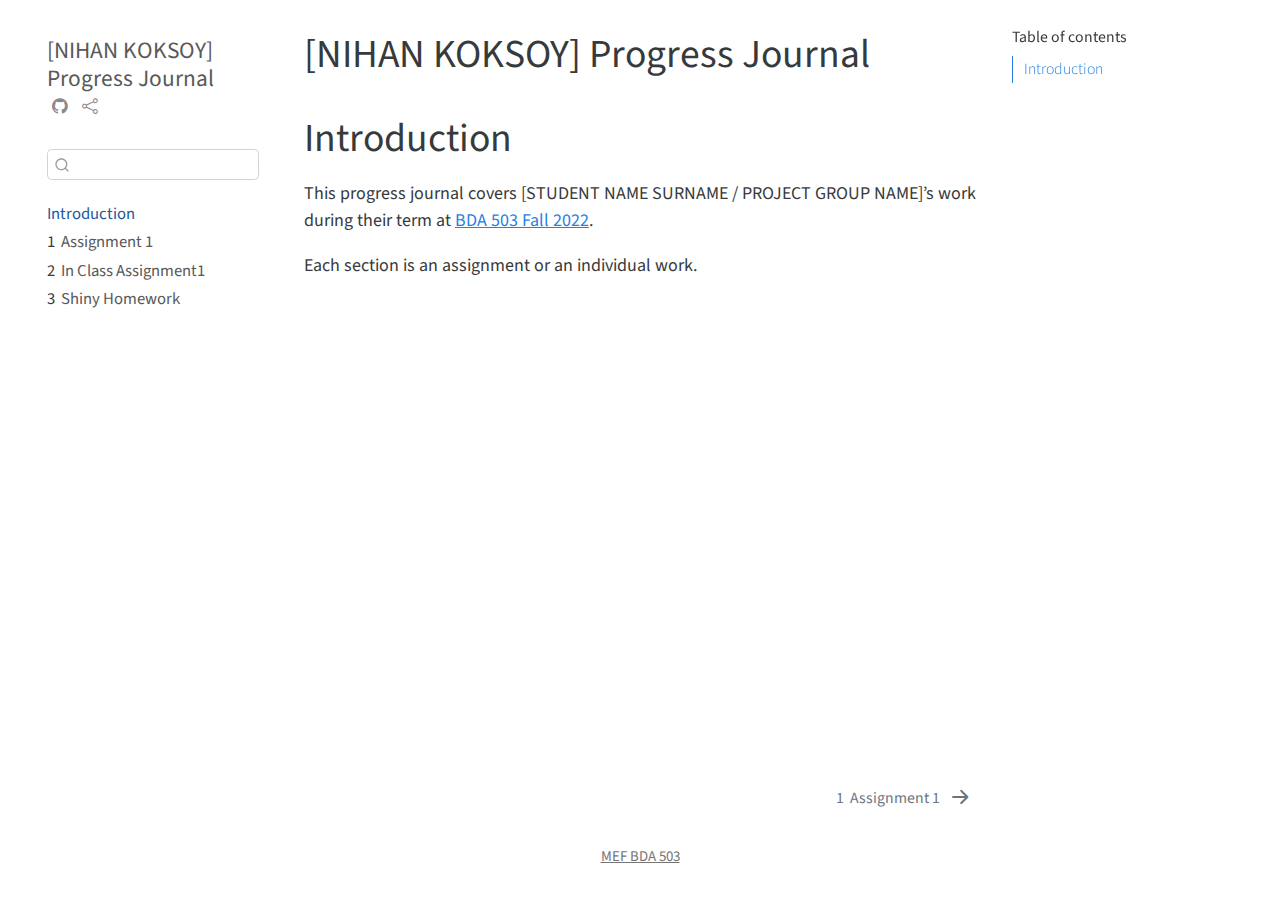
<file: docs/index.html>
<!DOCTYPE html>
<html xmlns="http://www.w3.org/1999/xhtml" lang="en" xml:lang="en"><head>

<meta charset="utf-8">
<meta name="generator" content="quarto-1.1.251">

<meta name="viewport" content="width=device-width, initial-scale=1.0, user-scalable=yes">


<title>[NIHAN KOKSOY] Progress Journal</title>
<style>
code{white-space: pre-wrap;}
span.smallcaps{font-variant: small-caps;}
div.columns{display: flex; gap: min(4vw, 1.5em);}
div.column{flex: auto; overflow-x: auto;}
div.hanging-indent{margin-left: 1.5em; text-indent: -1.5em;}
ul.task-list{list-style: none;}
ul.task-list li input[type="checkbox"] {
  width: 0.8em;
  margin: 0 0.8em 0.2em -1.6em;
  vertical-align: middle;
}
</style>


<script src="site_libs/quarto-nav/quarto-nav.js"></script>
<script src="site_libs/quarto-nav/headroom.min.js"></script>
<script src="site_libs/clipboard/clipboard.min.js"></script>
<script src="site_libs/quarto-search/autocomplete.umd.js"></script>
<script src="site_libs/quarto-search/fuse.min.js"></script>
<script src="site_libs/quarto-search/quarto-search.js"></script>
<meta name="quarto:offset" content="./">
<link href="./assignment1.html" rel="next">
<script src="site_libs/quarto-html/quarto.js"></script>
<script src="site_libs/quarto-html/popper.min.js"></script>
<script src="site_libs/quarto-html/tippy.umd.min.js"></script>
<script src="site_libs/quarto-html/anchor.min.js"></script>
<link href="site_libs/quarto-html/tippy.css" rel="stylesheet">
<link href="site_libs/quarto-html/quarto-syntax-highlighting.css" rel="stylesheet" id="quarto-text-highlighting-styles">
<script src="site_libs/bootstrap/bootstrap.min.js"></script>
<link href="site_libs/bootstrap/bootstrap-icons.css" rel="stylesheet">
<link href="site_libs/bootstrap/bootstrap.min.css" rel="stylesheet" id="quarto-bootstrap" data-mode="light">
<script id="quarto-search-options" type="application/json">{
  "location": "sidebar",
  "copy-button": false,
  "collapse-after": 3,
  "panel-placement": "start",
  "type": "textbox",
  "limit": 20,
  "language": {
    "search-no-results-text": "No results",
    "search-matching-documents-text": "matching documents",
    "search-copy-link-title": "Copy link to search",
    "search-hide-matches-text": "Hide additional matches",
    "search-more-match-text": "more match in this document",
    "search-more-matches-text": "more matches in this document",
    "search-clear-button-title": "Clear",
    "search-detached-cancel-button-title": "Cancel",
    "search-submit-button-title": "Submit"
  }
}</script>


</head>

<body class="nav-sidebar floating">

<div id="quarto-search-results"></div>
  <header id="quarto-header" class="headroom fixed-top">
  <nav class="quarto-secondary-nav" data-bs-toggle="collapse" data-bs-target="#quarto-sidebar" aria-controls="quarto-sidebar" aria-expanded="false" aria-label="Toggle sidebar navigation" onclick="if (window.quartoToggleHeadroom) { window.quartoToggleHeadroom(); }">
    <div class="container-fluid d-flex justify-content-between">
      <h1 class="quarto-secondary-nav-title">[NIHAN KOKSOY] Progress Journal</h1>
      <button type="button" class="quarto-btn-toggle btn" aria-label="Show secondary navigation">
        <i class="bi bi-chevron-right"></i>
      </button>
    </div>
  </nav>
</header>
<!-- content -->
<div id="quarto-content" class="quarto-container page-columns page-rows-contents page-layout-article">
<!-- sidebar -->
  <nav id="quarto-sidebar" class="sidebar collapse sidebar-navigation floating overflow-auto">
    <div class="pt-lg-2 mt-2 text-left sidebar-header">
    <div class="sidebar-title mb-0 py-0">
      <a href="./">[NIHAN KOKSOY] Progress Journal</a> 
        <div class="sidebar-tools-main">
    <a href="https://github.com/pjournal/gh-pages-quarto-template" title="Source Code" class="sidebar-tool px-1"><i class="bi bi-github"></i></a>
    <a href="" title="Share" id="sidebar-tool-dropdown-0" class="sidebar-tool dropdown-toggle px-1" data-bs-toggle="dropdown" aria-expanded="false"><i class="bi bi-share"></i></a>
    <ul class="dropdown-menu" aria-labelledby="sidebar-tool-dropdown-0">
        <li>
          <a class="dropdown-item sidebar-tools-main-item" href="https://twitter.com/intent/tweet?url=|url|">
            <i class="bi bi-bi-twitter pe-1"></i>
          Twitter
          </a>
        </li>
        <li>
          <a class="dropdown-item sidebar-tools-main-item" href="https://www.facebook.com/sharer/sharer.php?u=|url|">
            <i class="bi bi-bi-facebook pe-1"></i>
          Facebook
          </a>
        </li>
    </ul>
</div>
    </div>
      </div>
      <div class="mt-2 flex-shrink-0 align-items-center">
        <div class="sidebar-search">
        <div id="quarto-search" class="" title="Search"></div>
        </div>
      </div>
    <div class="sidebar-menu-container"> 
    <ul class="list-unstyled mt-1">
        <li class="sidebar-item">
  <div class="sidebar-item-container"> 
  <a href="./index.html" class="sidebar-item-text sidebar-link active">Introduction</a>
  </div>
</li>
        <li class="sidebar-item">
  <div class="sidebar-item-container"> 
  <a href="./assignment1.html" class="sidebar-item-text sidebar-link"><span class="chapter-number">1</span>&nbsp; <span class="chapter-title">Assignment 1</span></a>
  </div>
</li>
        <li class="sidebar-item">
  <div class="sidebar-item-container"> 
  <a href="./inclass1.html" class="sidebar-item-text sidebar-link"><span class="chapter-number">2</span>&nbsp; <span class="chapter-title">In Class Assignment1</span></a>
  </div>
</li>
        <li class="sidebar-item">
  <div class="sidebar-item-container"> 
  <a href="./shiny.html" class="sidebar-item-text sidebar-link"><span class="chapter-number">3</span>&nbsp; <span class="chapter-title">Shiny Homework</span></a>
  </div>
</li>
    </ul>
    </div>
</nav>
<!-- margin-sidebar -->
    <div id="quarto-margin-sidebar" class="sidebar margin-sidebar">
        <nav id="TOC" role="doc-toc" class="toc-active">
    <h2 id="toc-title">Table of contents</h2>
   
  <ul>
  <li><a href="#introduction" id="toc-introduction" class="nav-link active" data-scroll-target="#introduction">Introduction</a></li>
  </ul>
</nav>
    </div>
<!-- main -->
<main class="content" id="quarto-document-content">

<header id="title-block-header" class="quarto-title-block default">
<div class="quarto-title">
<h1 class="title d-none d-lg-block">[NIHAN KOKSOY] Progress Journal</h1>
</div>



<div class="quarto-title-meta">

    
    
  </div>
  

</header>

<section id="introduction" class="level1 unnumbered">
<h1 class="unnumbered">Introduction</h1>
<!-- DO NOT TOUCH THIS PART EXCEPT FILLING YOUR OR YOUR GROUP's NAME -->
<p>This progress journal covers [STUDENT NAME SURNAME / PROJECT GROUP NAME]’s work during their term at <a href="https://mef-bda503.github.io/fall22/">BDA 503 Fall 2022</a>.</p>
<p>Each section is an assignment or an individual work.</p>
<!-- IF THIS IS A GROUP UNCOMMENT BELOW -->
<!-- # Group Members

+ [Member 1](Member 1's Progress Journal URL with https://)  
+ [Member 2](Member 2's Progress Journal URL with https://)
+ [Member 3](Member 3's Progress Journal URL with https://)

# Group Project Details

Our group project is [PROJECT NAME]. [SHORT DESCRIPTION] -->


</section>

</main> <!-- /main -->
<script id="quarto-html-after-body" type="application/javascript">
window.document.addEventListener("DOMContentLoaded", function (event) {
  const toggleBodyColorMode = (bsSheetEl) => {
    const mode = bsSheetEl.getAttribute("data-mode");
    const bodyEl = window.document.querySelector("body");
    if (mode === "dark") {
      bodyEl.classList.add("quarto-dark");
      bodyEl.classList.remove("quarto-light");
    } else {
      bodyEl.classList.add("quarto-light");
      bodyEl.classList.remove("quarto-dark");
    }
  }
  const toggleBodyColorPrimary = () => {
    const bsSheetEl = window.document.querySelector("link#quarto-bootstrap");
    if (bsSheetEl) {
      toggleBodyColorMode(bsSheetEl);
    }
  }
  toggleBodyColorPrimary();  
  const icon = "";
  const anchorJS = new window.AnchorJS();
  anchorJS.options = {
    placement: 'right',
    icon: icon
  };
  anchorJS.add('.anchored');
  const clipboard = new window.ClipboardJS('.code-copy-button', {
    target: function(trigger) {
      return trigger.previousElementSibling;
    }
  });
  clipboard.on('success', function(e) {
    // button target
    const button = e.trigger;
    // don't keep focus
    button.blur();
    // flash "checked"
    button.classList.add('code-copy-button-checked');
    var currentTitle = button.getAttribute("title");
    button.setAttribute("title", "Copied!");
    setTimeout(function() {
      button.setAttribute("title", currentTitle);
      button.classList.remove('code-copy-button-checked');
    }, 1000);
    // clear code selection
    e.clearSelection();
  });
  function tippyHover(el, contentFn) {
    const config = {
      allowHTML: true,
      content: contentFn,
      maxWidth: 500,
      delay: 100,
      arrow: false,
      appendTo: function(el) {
          return el.parentElement;
      },
      interactive: true,
      interactiveBorder: 10,
      theme: 'quarto',
      placement: 'bottom-start'
    };
    window.tippy(el, config); 
  }
  const noterefs = window.document.querySelectorAll('a[role="doc-noteref"]');
  for (var i=0; i<noterefs.length; i++) {
    const ref = noterefs[i];
    tippyHover(ref, function() {
      // use id or data attribute instead here
      let href = ref.getAttribute('data-footnote-href') || ref.getAttribute('href');
      try { href = new URL(href).hash; } catch {}
      const id = href.replace(/^#\/?/, "");
      const note = window.document.getElementById(id);
      return note.innerHTML;
    });
  }
  var bibliorefs = window.document.querySelectorAll('a[role="doc-biblioref"]');
  for (var i=0; i<bibliorefs.length; i++) {
    const ref = bibliorefs[i];
    const cites = ref.parentNode.getAttribute('data-cites').split(' ');
    tippyHover(ref, function() {
      var popup = window.document.createElement('div');
      cites.forEach(function(cite) {
        var citeDiv = window.document.createElement('div');
        citeDiv.classList.add('hanging-indent');
        citeDiv.classList.add('csl-entry');
        var biblioDiv = window.document.getElementById('ref-' + cite);
        if (biblioDiv) {
          citeDiv.innerHTML = biblioDiv.innerHTML;
        }
        popup.appendChild(citeDiv);
      });
      return popup.innerHTML;
    });
  }
});
</script>
<nav class="page-navigation">
  <div class="nav-page nav-page-previous">
  </div>
  <div class="nav-page nav-page-next">
      <a href="./assignment1.html" class="pagination-link">
        <span class="nav-page-text"><span class="chapter-number">1</span>&nbsp; <span class="chapter-title">Assignment 1</span></span> <i class="bi bi-arrow-right-short"></i>
      </a>
  </div>
</nav>
</div> <!-- /content -->
<footer class="footer">
  <div class="nav-footer">
      <div class="nav-footer-center"><a href="https://mef-bda503.github.io">MEF BDA 503</a></div>
  </div>
</footer>



</body></html>
</file>
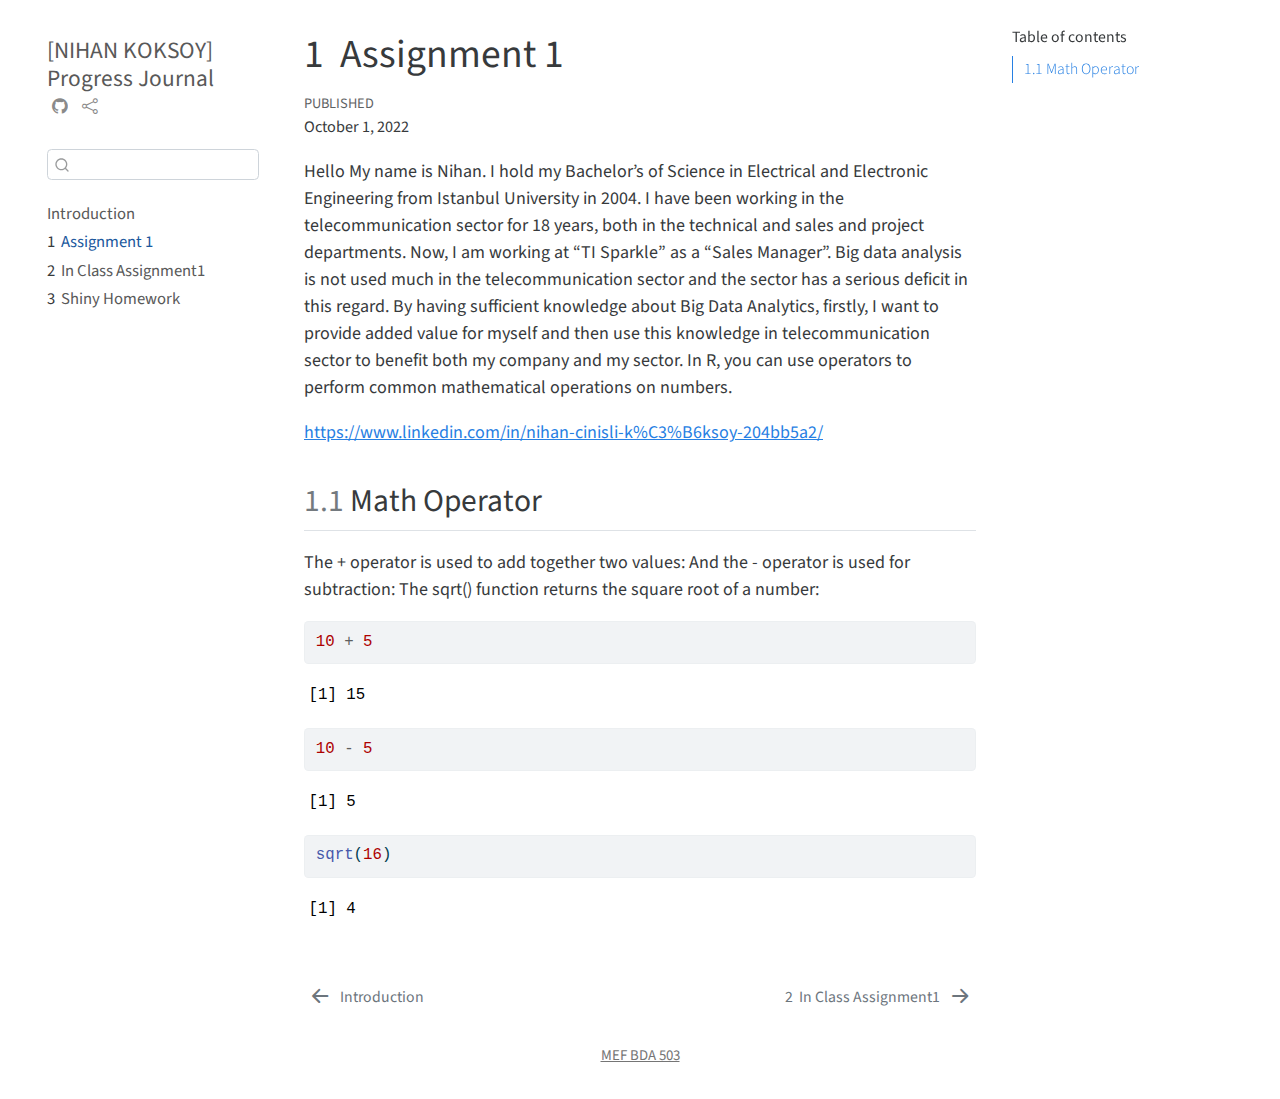
<file: docs/assignment1.html>
<!DOCTYPE html>
<html xmlns="http://www.w3.org/1999/xhtml" lang="en" xml:lang="en"><head>

<meta charset="utf-8">
<meta name="generator" content="quarto-1.1.251">

<meta name="viewport" content="width=device-width, initial-scale=1.0, user-scalable=yes">

<meta name="dcterms.date" content="2022-10-01">

<title>[NIHAN KOKSOY] Progress Journal - 1&nbsp; Assignment 1</title>
<style>
code{white-space: pre-wrap;}
span.smallcaps{font-variant: small-caps;}
div.columns{display: flex; gap: min(4vw, 1.5em);}
div.column{flex: auto; overflow-x: auto;}
div.hanging-indent{margin-left: 1.5em; text-indent: -1.5em;}
ul.task-list{list-style: none;}
ul.task-list li input[type="checkbox"] {
  width: 0.8em;
  margin: 0 0.8em 0.2em -1.6em;
  vertical-align: middle;
}
pre > code.sourceCode { white-space: pre; position: relative; }
pre > code.sourceCode > span { display: inline-block; line-height: 1.25; }
pre > code.sourceCode > span:empty { height: 1.2em; }
.sourceCode { overflow: visible; }
code.sourceCode > span { color: inherit; text-decoration: inherit; }
div.sourceCode { margin: 1em 0; }
pre.sourceCode { margin: 0; }
@media screen {
div.sourceCode { overflow: auto; }
}
@media print {
pre > code.sourceCode { white-space: pre-wrap; }
pre > code.sourceCode > span { text-indent: -5em; padding-left: 5em; }
}
pre.numberSource code
  { counter-reset: source-line 0; }
pre.numberSource code > span
  { position: relative; left: -4em; counter-increment: source-line; }
pre.numberSource code > span > a:first-child::before
  { content: counter(source-line);
    position: relative; left: -1em; text-align: right; vertical-align: baseline;
    border: none; display: inline-block;
    -webkit-touch-callout: none; -webkit-user-select: none;
    -khtml-user-select: none; -moz-user-select: none;
    -ms-user-select: none; user-select: none;
    padding: 0 4px; width: 4em;
    color: #aaaaaa;
  }
pre.numberSource { margin-left: 3em; border-left: 1px solid #aaaaaa;  padding-left: 4px; }
div.sourceCode
  {   }
@media screen {
pre > code.sourceCode > span > a:first-child::before { text-decoration: underline; }
}
code span.al { color: #ff0000; font-weight: bold; } /* Alert */
code span.an { color: #60a0b0; font-weight: bold; font-style: italic; } /* Annotation */
code span.at { color: #7d9029; } /* Attribute */
code span.bn { color: #40a070; } /* BaseN */
code span.bu { color: #008000; } /* BuiltIn */
code span.cf { color: #007020; font-weight: bold; } /* ControlFlow */
code span.ch { color: #4070a0; } /* Char */
code span.cn { color: #880000; } /* Constant */
code span.co { color: #60a0b0; font-style: italic; } /* Comment */
code span.cv { color: #60a0b0; font-weight: bold; font-style: italic; } /* CommentVar */
code span.do { color: #ba2121; font-style: italic; } /* Documentation */
code span.dt { color: #902000; } /* DataType */
code span.dv { color: #40a070; } /* DecVal */
code span.er { color: #ff0000; font-weight: bold; } /* Error */
code span.ex { } /* Extension */
code span.fl { color: #40a070; } /* Float */
code span.fu { color: #06287e; } /* Function */
code span.im { color: #008000; font-weight: bold; } /* Import */
code span.in { color: #60a0b0; font-weight: bold; font-style: italic; } /* Information */
code span.kw { color: #007020; font-weight: bold; } /* Keyword */
code span.op { color: #666666; } /* Operator */
code span.ot { color: #007020; } /* Other */
code span.pp { color: #bc7a00; } /* Preprocessor */
code span.sc { color: #4070a0; } /* SpecialChar */
code span.ss { color: #bb6688; } /* SpecialString */
code span.st { color: #4070a0; } /* String */
code span.va { color: #19177c; } /* Variable */
code span.vs { color: #4070a0; } /* VerbatimString */
code span.wa { color: #60a0b0; font-weight: bold; font-style: italic; } /* Warning */
</style>


<script src="site_libs/quarto-nav/quarto-nav.js"></script>
<script src="site_libs/quarto-nav/headroom.min.js"></script>
<script src="site_libs/clipboard/clipboard.min.js"></script>
<script src="site_libs/quarto-search/autocomplete.umd.js"></script>
<script src="site_libs/quarto-search/fuse.min.js"></script>
<script src="site_libs/quarto-search/quarto-search.js"></script>
<meta name="quarto:offset" content="./">
<link href="./inclass1.html" rel="next">
<link href="./index.html" rel="prev">
<script src="site_libs/quarto-html/quarto.js"></script>
<script src="site_libs/quarto-html/popper.min.js"></script>
<script src="site_libs/quarto-html/tippy.umd.min.js"></script>
<script src="site_libs/quarto-html/anchor.min.js"></script>
<link href="site_libs/quarto-html/tippy.css" rel="stylesheet">
<link href="site_libs/quarto-html/quarto-syntax-highlighting.css" rel="stylesheet" id="quarto-text-highlighting-styles">
<script src="site_libs/bootstrap/bootstrap.min.js"></script>
<link href="site_libs/bootstrap/bootstrap-icons.css" rel="stylesheet">
<link href="site_libs/bootstrap/bootstrap.min.css" rel="stylesheet" id="quarto-bootstrap" data-mode="light">
<script id="quarto-search-options" type="application/json">{
  "location": "sidebar",
  "copy-button": false,
  "collapse-after": 3,
  "panel-placement": "start",
  "type": "textbox",
  "limit": 20,
  "language": {
    "search-no-results-text": "No results",
    "search-matching-documents-text": "matching documents",
    "search-copy-link-title": "Copy link to search",
    "search-hide-matches-text": "Hide additional matches",
    "search-more-match-text": "more match in this document",
    "search-more-matches-text": "more matches in this document",
    "search-clear-button-title": "Clear",
    "search-detached-cancel-button-title": "Cancel",
    "search-submit-button-title": "Submit"
  }
}</script>


</head>

<body class="nav-sidebar floating">

<div id="quarto-search-results"></div>
  <header id="quarto-header" class="headroom fixed-top">
  <nav class="quarto-secondary-nav" data-bs-toggle="collapse" data-bs-target="#quarto-sidebar" aria-controls="quarto-sidebar" aria-expanded="false" aria-label="Toggle sidebar navigation" onclick="if (window.quartoToggleHeadroom) { window.quartoToggleHeadroom(); }">
    <div class="container-fluid d-flex justify-content-between">
      <h1 class="quarto-secondary-nav-title"><span class="chapter-number">1</span>&nbsp; <span class="chapter-title">Assignment 1</span></h1>
      <button type="button" class="quarto-btn-toggle btn" aria-label="Show secondary navigation">
        <i class="bi bi-chevron-right"></i>
      </button>
    </div>
  </nav>
</header>
<!-- content -->
<div id="quarto-content" class="quarto-container page-columns page-rows-contents page-layout-article">
<!-- sidebar -->
  <nav id="quarto-sidebar" class="sidebar collapse sidebar-navigation floating overflow-auto">
    <div class="pt-lg-2 mt-2 text-left sidebar-header">
    <div class="sidebar-title mb-0 py-0">
      <a href="./">[NIHAN KOKSOY] Progress Journal</a> 
        <div class="sidebar-tools-main">
    <a href="https://github.com/pjournal/gh-pages-quarto-template" title="Source Code" class="sidebar-tool px-1"><i class="bi bi-github"></i></a>
    <a href="" title="Share" id="sidebar-tool-dropdown-0" class="sidebar-tool dropdown-toggle px-1" data-bs-toggle="dropdown" aria-expanded="false"><i class="bi bi-share"></i></a>
    <ul class="dropdown-menu" aria-labelledby="sidebar-tool-dropdown-0">
        <li>
          <a class="dropdown-item sidebar-tools-main-item" href="https://twitter.com/intent/tweet?url=|url|">
            <i class="bi bi-bi-twitter pe-1"></i>
          Twitter
          </a>
        </li>
        <li>
          <a class="dropdown-item sidebar-tools-main-item" href="https://www.facebook.com/sharer/sharer.php?u=|url|">
            <i class="bi bi-bi-facebook pe-1"></i>
          Facebook
          </a>
        </li>
    </ul>
</div>
    </div>
      </div>
      <div class="mt-2 flex-shrink-0 align-items-center">
        <div class="sidebar-search">
        <div id="quarto-search" class="" title="Search"></div>
        </div>
      </div>
    <div class="sidebar-menu-container"> 
    <ul class="list-unstyled mt-1">
        <li class="sidebar-item">
  <div class="sidebar-item-container"> 
  <a href="./index.html" class="sidebar-item-text sidebar-link">Introduction</a>
  </div>
</li>
        <li class="sidebar-item">
  <div class="sidebar-item-container"> 
  <a href="./assignment1.html" class="sidebar-item-text sidebar-link active"><span class="chapter-number">1</span>&nbsp; <span class="chapter-title">Assignment 1</span></a>
  </div>
</li>
        <li class="sidebar-item">
  <div class="sidebar-item-container"> 
  <a href="./inclass1.html" class="sidebar-item-text sidebar-link"><span class="chapter-number">2</span>&nbsp; <span class="chapter-title">In Class Assignment1</span></a>
  </div>
</li>
        <li class="sidebar-item">
  <div class="sidebar-item-container"> 
  <a href="./shiny.html" class="sidebar-item-text sidebar-link"><span class="chapter-number">3</span>&nbsp; <span class="chapter-title">Shiny Homework</span></a>
  </div>
</li>
    </ul>
    </div>
</nav>
<!-- margin-sidebar -->
    <div id="quarto-margin-sidebar" class="sidebar margin-sidebar">
        <nav id="TOC" role="doc-toc" class="toc-active">
    <h2 id="toc-title">Table of contents</h2>
   
  <ul>
  <li><a href="#math-operator" id="toc-math-operator" class="nav-link active" data-scroll-target="#math-operator"><span class="toc-section-number">1.1</span>  Math Operator</a></li>
  </ul>
</nav>
    </div>
<!-- main -->
<main class="content" id="quarto-document-content">

<header id="title-block-header" class="quarto-title-block default">
<div class="quarto-title">
<h1 class="title d-none d-lg-block"><span class="chapter-number">1</span>&nbsp; <span class="chapter-title">Assignment 1</span></h1>
</div>



<div class="quarto-title-meta">

    
    <div>
    <div class="quarto-title-meta-heading">Published</div>
    <div class="quarto-title-meta-contents">
      <p class="date">October 1, 2022</p>
    </div>
  </div>
    
  </div>
  

</header>

<p>Hello My name is Nihan. I hold my Bachelor’s of Science in Electrical and Electronic Engineering from Istanbul University in 2004. I have been working in the telecommunication sector for 18 years, both in the technical and sales and project departments. Now, I am working at “TI Sparkle” as a “Sales Manager”. Big data analysis is not used much in the telecommunication sector and the sector has a serious deficit in this regard. By having sufficient knowledge about Big Data Analytics, firstly, I want to provide added value for myself and then use this knowledge in telecommunication sector to benefit both my company and my sector. In R, you can use operators to perform common mathematical operations on numbers.</p>
<p><a href="https://www.linkedin.com/in/nihan-cinisli-k%C3%B6ksoy-204bb5a2/" class="uri">https://www.linkedin.com/in/nihan-cinisli-k%C3%B6ksoy-204bb5a2/</a></p>
<section id="math-operator" class="level2" data-number="1.1">
<h2 data-number="1.1" class="anchored" data-anchor-id="math-operator"><span class="header-section-number">1.1</span> Math Operator</h2>
<p>The + operator is used to add together two values: And the - operator is used for subtraction: The sqrt() function returns the square root of a number:</p>
<div class="cell">
<div class="sourceCode cell-code" id="cb1"><pre class="sourceCode r code-with-copy"><code class="sourceCode r"><span id="cb1-1"><a href="#cb1-1" aria-hidden="true" tabindex="-1"></a><span class="dv">10</span> <span class="sc">+</span> <span class="dv">5</span></span></code><button title="Copy to Clipboard" class="code-copy-button"><i class="bi"></i></button></pre></div>
<div class="cell-output cell-output-stdout">
<pre><code>[1] 15</code></pre>
</div>
<div class="sourceCode cell-code" id="cb3"><pre class="sourceCode r code-with-copy"><code class="sourceCode r"><span id="cb3-1"><a href="#cb3-1" aria-hidden="true" tabindex="-1"></a><span class="dv">10</span> <span class="sc">-</span> <span class="dv">5</span></span></code><button title="Copy to Clipboard" class="code-copy-button"><i class="bi"></i></button></pre></div>
<div class="cell-output cell-output-stdout">
<pre><code>[1] 5</code></pre>
</div>
<div class="sourceCode cell-code" id="cb5"><pre class="sourceCode r code-with-copy"><code class="sourceCode r"><span id="cb5-1"><a href="#cb5-1" aria-hidden="true" tabindex="-1"></a><span class="fu">sqrt</span>(<span class="dv">16</span>)</span></code><button title="Copy to Clipboard" class="code-copy-button"><i class="bi"></i></button></pre></div>
<div class="cell-output cell-output-stdout">
<pre><code>[1] 4</code></pre>
</div>
</div>


</section>

</main> <!-- /main -->
<script id="quarto-html-after-body" type="application/javascript">
window.document.addEventListener("DOMContentLoaded", function (event) {
  const toggleBodyColorMode = (bsSheetEl) => {
    const mode = bsSheetEl.getAttribute("data-mode");
    const bodyEl = window.document.querySelector("body");
    if (mode === "dark") {
      bodyEl.classList.add("quarto-dark");
      bodyEl.classList.remove("quarto-light");
    } else {
      bodyEl.classList.add("quarto-light");
      bodyEl.classList.remove("quarto-dark");
    }
  }
  const toggleBodyColorPrimary = () => {
    const bsSheetEl = window.document.querySelector("link#quarto-bootstrap");
    if (bsSheetEl) {
      toggleBodyColorMode(bsSheetEl);
    }
  }
  toggleBodyColorPrimary();  
  const icon = "";
  const anchorJS = new window.AnchorJS();
  anchorJS.options = {
    placement: 'right',
    icon: icon
  };
  anchorJS.add('.anchored');
  const clipboard = new window.ClipboardJS('.code-copy-button', {
    target: function(trigger) {
      return trigger.previousElementSibling;
    }
  });
  clipboard.on('success', function(e) {
    // button target
    const button = e.trigger;
    // don't keep focus
    button.blur();
    // flash "checked"
    button.classList.add('code-copy-button-checked');
    var currentTitle = button.getAttribute("title");
    button.setAttribute("title", "Copied!");
    setTimeout(function() {
      button.setAttribute("title", currentTitle);
      button.classList.remove('code-copy-button-checked');
    }, 1000);
    // clear code selection
    e.clearSelection();
  });
  function tippyHover(el, contentFn) {
    const config = {
      allowHTML: true,
      content: contentFn,
      maxWidth: 500,
      delay: 100,
      arrow: false,
      appendTo: function(el) {
          return el.parentElement;
      },
      interactive: true,
      interactiveBorder: 10,
      theme: 'quarto',
      placement: 'bottom-start'
    };
    window.tippy(el, config); 
  }
  const noterefs = window.document.querySelectorAll('a[role="doc-noteref"]');
  for (var i=0; i<noterefs.length; i++) {
    const ref = noterefs[i];
    tippyHover(ref, function() {
      // use id or data attribute instead here
      let href = ref.getAttribute('data-footnote-href') || ref.getAttribute('href');
      try { href = new URL(href).hash; } catch {}
      const id = href.replace(/^#\/?/, "");
      const note = window.document.getElementById(id);
      return note.innerHTML;
    });
  }
  var bibliorefs = window.document.querySelectorAll('a[role="doc-biblioref"]');
  for (var i=0; i<bibliorefs.length; i++) {
    const ref = bibliorefs[i];
    const cites = ref.parentNode.getAttribute('data-cites').split(' ');
    tippyHover(ref, function() {
      var popup = window.document.createElement('div');
      cites.forEach(function(cite) {
        var citeDiv = window.document.createElement('div');
        citeDiv.classList.add('hanging-indent');
        citeDiv.classList.add('csl-entry');
        var biblioDiv = window.document.getElementById('ref-' + cite);
        if (biblioDiv) {
          citeDiv.innerHTML = biblioDiv.innerHTML;
        }
        popup.appendChild(citeDiv);
      });
      return popup.innerHTML;
    });
  }
});
</script>
<nav class="page-navigation">
  <div class="nav-page nav-page-previous">
      <a href="./index.html" class="pagination-link">
        <i class="bi bi-arrow-left-short"></i> <span class="nav-page-text">Introduction</span>
      </a>          
  </div>
  <div class="nav-page nav-page-next">
      <a href="./inclass1.html" class="pagination-link">
        <span class="nav-page-text"><span class="chapter-number">2</span>&nbsp; <span class="chapter-title">In Class Assignment1</span></span> <i class="bi bi-arrow-right-short"></i>
      </a>
  </div>
</nav>
</div> <!-- /content -->
<footer class="footer">
  <div class="nav-footer">
      <div class="nav-footer-center"><a href="https://mef-bda503.github.io">MEF BDA 503</a></div>
  </div>
</footer>



</body></html>
</file>
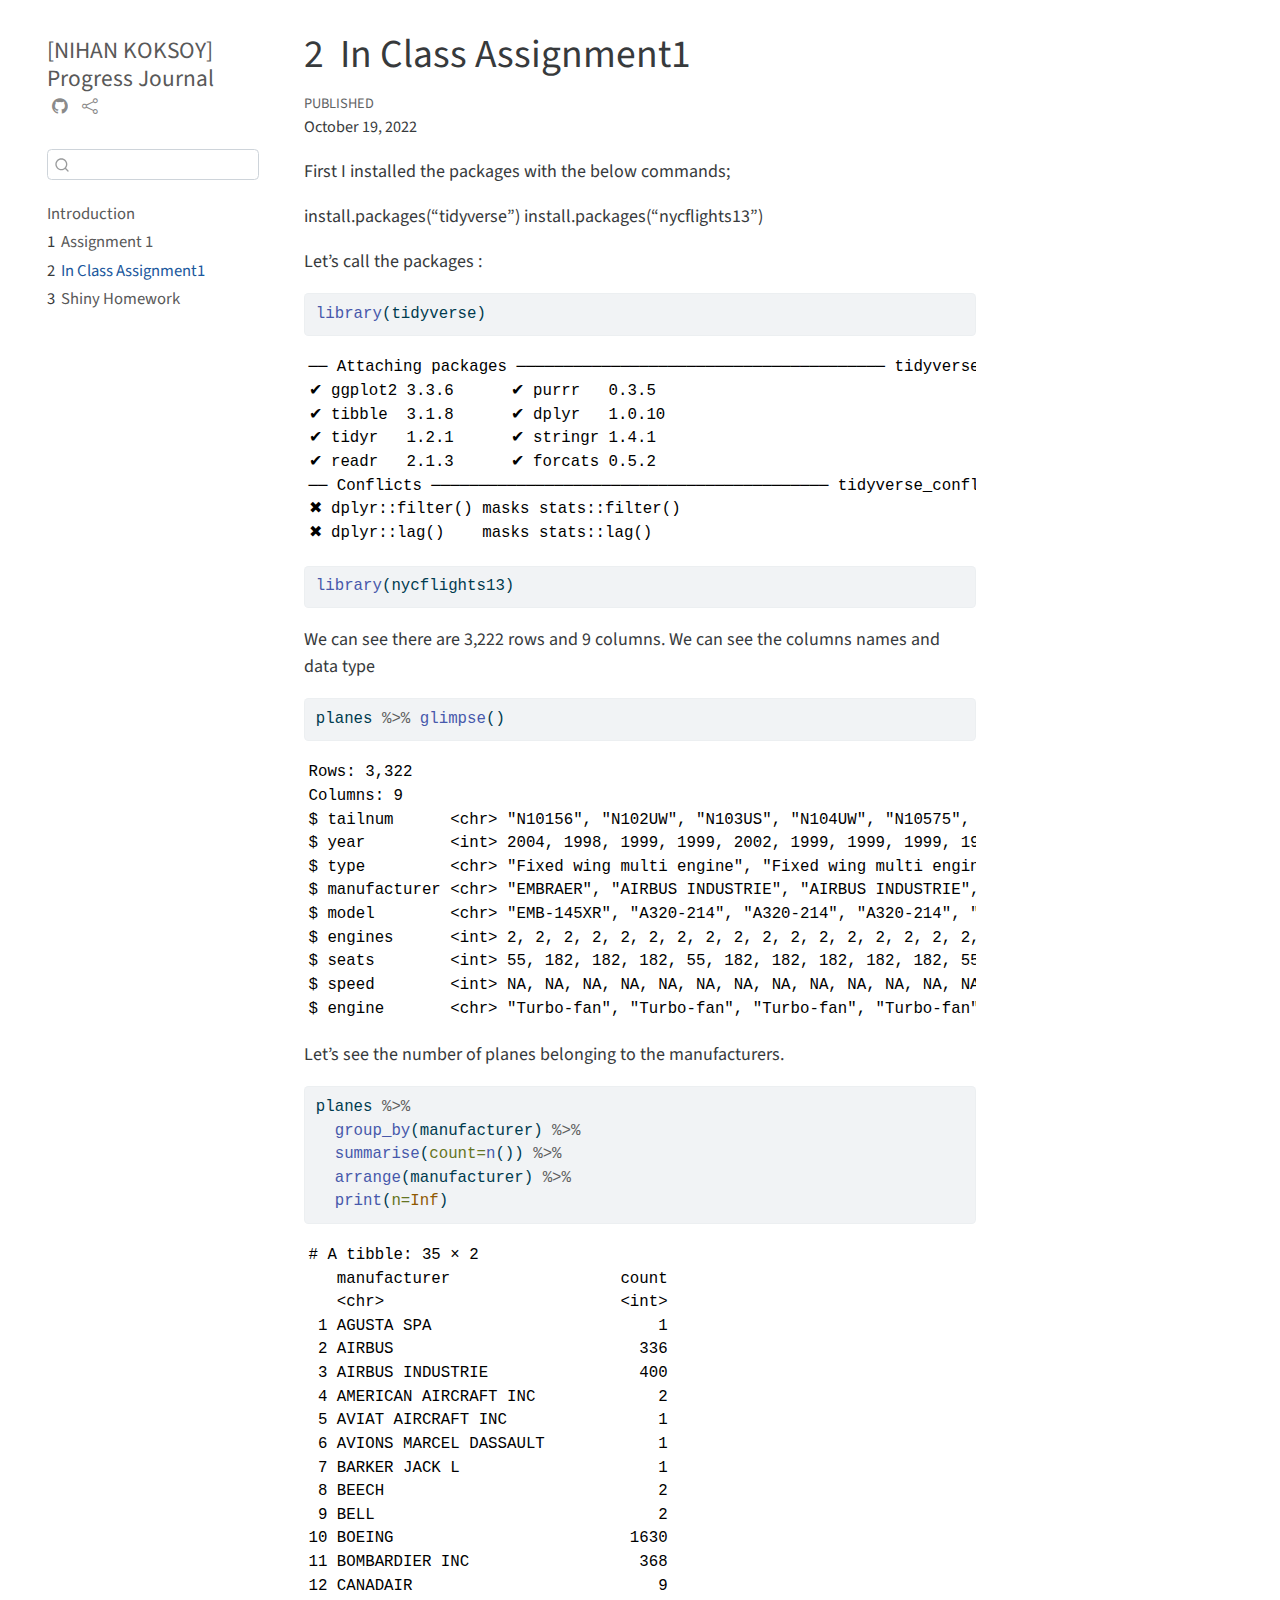
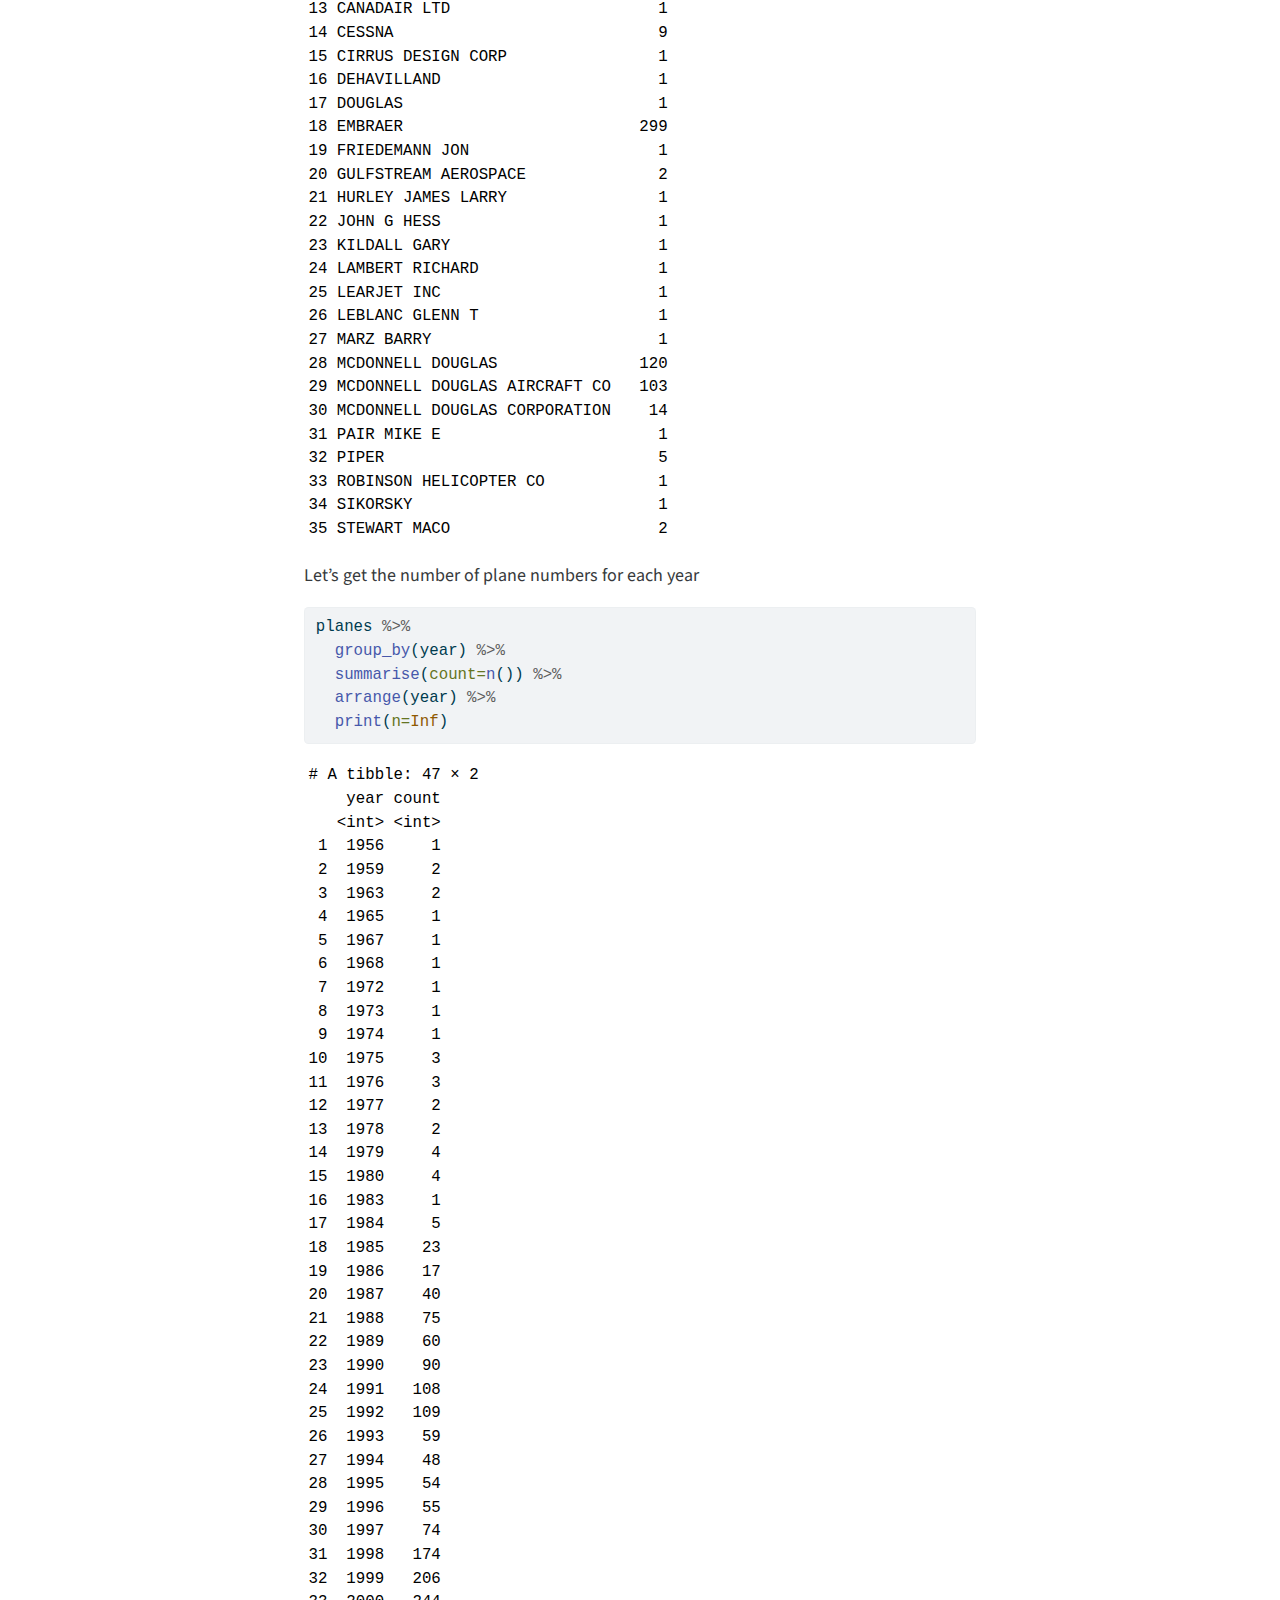
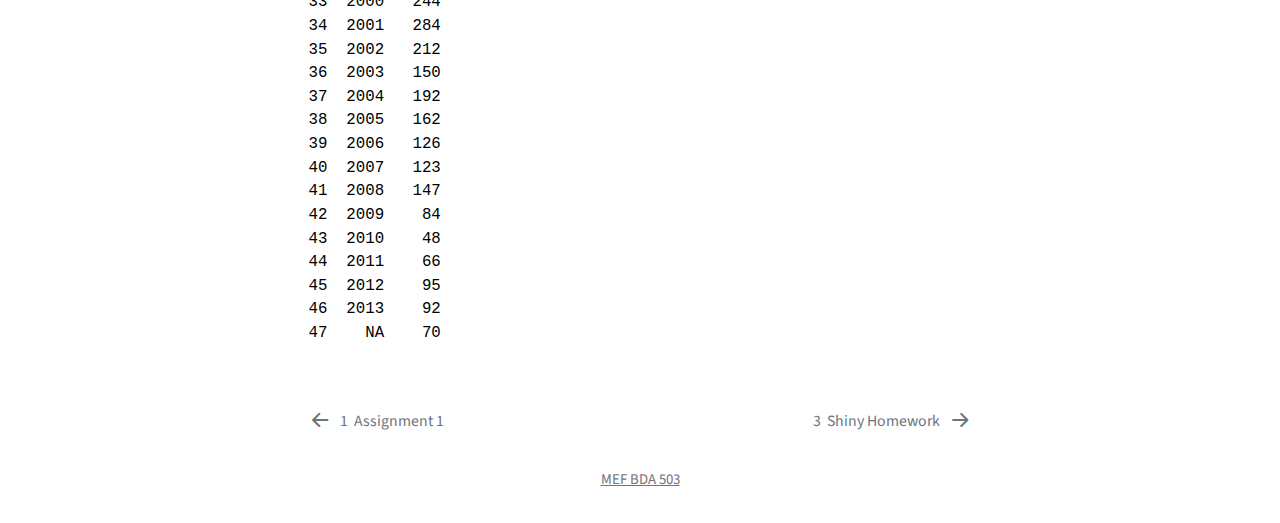
<file: docs/inclass1.html>
<!DOCTYPE html>
<html xmlns="http://www.w3.org/1999/xhtml" lang="en" xml:lang="en"><head>

<meta charset="utf-8">
<meta name="generator" content="quarto-1.1.251">

<meta name="viewport" content="width=device-width, initial-scale=1.0, user-scalable=yes">

<meta name="dcterms.date" content="2022-10-19">

<title>[NIHAN KOKSOY] Progress Journal - 2&nbsp; In Class Assignment1</title>
<style>
code{white-space: pre-wrap;}
span.smallcaps{font-variant: small-caps;}
div.columns{display: flex; gap: min(4vw, 1.5em);}
div.column{flex: auto; overflow-x: auto;}
div.hanging-indent{margin-left: 1.5em; text-indent: -1.5em;}
ul.task-list{list-style: none;}
ul.task-list li input[type="checkbox"] {
  width: 0.8em;
  margin: 0 0.8em 0.2em -1.6em;
  vertical-align: middle;
}
pre > code.sourceCode { white-space: pre; position: relative; }
pre > code.sourceCode > span { display: inline-block; line-height: 1.25; }
pre > code.sourceCode > span:empty { height: 1.2em; }
.sourceCode { overflow: visible; }
code.sourceCode > span { color: inherit; text-decoration: inherit; }
div.sourceCode { margin: 1em 0; }
pre.sourceCode { margin: 0; }
@media screen {
div.sourceCode { overflow: auto; }
}
@media print {
pre > code.sourceCode { white-space: pre-wrap; }
pre > code.sourceCode > span { text-indent: -5em; padding-left: 5em; }
}
pre.numberSource code
  { counter-reset: source-line 0; }
pre.numberSource code > span
  { position: relative; left: -4em; counter-increment: source-line; }
pre.numberSource code > span > a:first-child::before
  { content: counter(source-line);
    position: relative; left: -1em; text-align: right; vertical-align: baseline;
    border: none; display: inline-block;
    -webkit-touch-callout: none; -webkit-user-select: none;
    -khtml-user-select: none; -moz-user-select: none;
    -ms-user-select: none; user-select: none;
    padding: 0 4px; width: 4em;
    color: #aaaaaa;
  }
pre.numberSource { margin-left: 3em; border-left: 1px solid #aaaaaa;  padding-left: 4px; }
div.sourceCode
  {   }
@media screen {
pre > code.sourceCode > span > a:first-child::before { text-decoration: underline; }
}
code span.al { color: #ff0000; font-weight: bold; } /* Alert */
code span.an { color: #60a0b0; font-weight: bold; font-style: italic; } /* Annotation */
code span.at { color: #7d9029; } /* Attribute */
code span.bn { color: #40a070; } /* BaseN */
code span.bu { color: #008000; } /* BuiltIn */
code span.cf { color: #007020; font-weight: bold; } /* ControlFlow */
code span.ch { color: #4070a0; } /* Char */
code span.cn { color: #880000; } /* Constant */
code span.co { color: #60a0b0; font-style: italic; } /* Comment */
code span.cv { color: #60a0b0; font-weight: bold; font-style: italic; } /* CommentVar */
code span.do { color: #ba2121; font-style: italic; } /* Documentation */
code span.dt { color: #902000; } /* DataType */
code span.dv { color: #40a070; } /* DecVal */
code span.er { color: #ff0000; font-weight: bold; } /* Error */
code span.ex { } /* Extension */
code span.fl { color: #40a070; } /* Float */
code span.fu { color: #06287e; } /* Function */
code span.im { color: #008000; font-weight: bold; } /* Import */
code span.in { color: #60a0b0; font-weight: bold; font-style: italic; } /* Information */
code span.kw { color: #007020; font-weight: bold; } /* Keyword */
code span.op { color: #666666; } /* Operator */
code span.ot { color: #007020; } /* Other */
code span.pp { color: #bc7a00; } /* Preprocessor */
code span.sc { color: #4070a0; } /* SpecialChar */
code span.ss { color: #bb6688; } /* SpecialString */
code span.st { color: #4070a0; } /* String */
code span.va { color: #19177c; } /* Variable */
code span.vs { color: #4070a0; } /* VerbatimString */
code span.wa { color: #60a0b0; font-weight: bold; font-style: italic; } /* Warning */
</style>


<script src="site_libs/quarto-nav/quarto-nav.js"></script>
<script src="site_libs/quarto-nav/headroom.min.js"></script>
<script src="site_libs/clipboard/clipboard.min.js"></script>
<script src="site_libs/quarto-search/autocomplete.umd.js"></script>
<script src="site_libs/quarto-search/fuse.min.js"></script>
<script src="site_libs/quarto-search/quarto-search.js"></script>
<meta name="quarto:offset" content="./">
<link href="./shiny.html" rel="next">
<link href="./assignment1.html" rel="prev">
<script src="site_libs/quarto-html/quarto.js"></script>
<script src="site_libs/quarto-html/popper.min.js"></script>
<script src="site_libs/quarto-html/tippy.umd.min.js"></script>
<script src="site_libs/quarto-html/anchor.min.js"></script>
<link href="site_libs/quarto-html/tippy.css" rel="stylesheet">
<link href="site_libs/quarto-html/quarto-syntax-highlighting.css" rel="stylesheet" id="quarto-text-highlighting-styles">
<script src="site_libs/bootstrap/bootstrap.min.js"></script>
<link href="site_libs/bootstrap/bootstrap-icons.css" rel="stylesheet">
<link href="site_libs/bootstrap/bootstrap.min.css" rel="stylesheet" id="quarto-bootstrap" data-mode="light">
<script id="quarto-search-options" type="application/json">{
  "location": "sidebar",
  "copy-button": false,
  "collapse-after": 3,
  "panel-placement": "start",
  "type": "textbox",
  "limit": 20,
  "language": {
    "search-no-results-text": "No results",
    "search-matching-documents-text": "matching documents",
    "search-copy-link-title": "Copy link to search",
    "search-hide-matches-text": "Hide additional matches",
    "search-more-match-text": "more match in this document",
    "search-more-matches-text": "more matches in this document",
    "search-clear-button-title": "Clear",
    "search-detached-cancel-button-title": "Cancel",
    "search-submit-button-title": "Submit"
  }
}</script>


</head>

<body class="nav-sidebar floating">

<div id="quarto-search-results"></div>
  <header id="quarto-header" class="headroom fixed-top">
  <nav class="quarto-secondary-nav" data-bs-toggle="collapse" data-bs-target="#quarto-sidebar" aria-controls="quarto-sidebar" aria-expanded="false" aria-label="Toggle sidebar navigation" onclick="if (window.quartoToggleHeadroom) { window.quartoToggleHeadroom(); }">
    <div class="container-fluid d-flex justify-content-between">
      <h1 class="quarto-secondary-nav-title"><span class="chapter-number">2</span>&nbsp; <span class="chapter-title">In Class Assignment1</span></h1>
      <button type="button" class="quarto-btn-toggle btn" aria-label="Show secondary navigation">
        <i class="bi bi-chevron-right"></i>
      </button>
    </div>
  </nav>
</header>
<!-- content -->
<div id="quarto-content" class="quarto-container page-columns page-rows-contents page-layout-article">
<!-- sidebar -->
  <nav id="quarto-sidebar" class="sidebar collapse sidebar-navigation floating overflow-auto">
    <div class="pt-lg-2 mt-2 text-left sidebar-header">
    <div class="sidebar-title mb-0 py-0">
      <a href="./">[NIHAN KOKSOY] Progress Journal</a> 
        <div class="sidebar-tools-main">
    <a href="https://github.com/pjournal/gh-pages-quarto-template" title="Source Code" class="sidebar-tool px-1"><i class="bi bi-github"></i></a>
    <a href="" title="Share" id="sidebar-tool-dropdown-0" class="sidebar-tool dropdown-toggle px-1" data-bs-toggle="dropdown" aria-expanded="false"><i class="bi bi-share"></i></a>
    <ul class="dropdown-menu" aria-labelledby="sidebar-tool-dropdown-0">
        <li>
          <a class="dropdown-item sidebar-tools-main-item" href="https://twitter.com/intent/tweet?url=|url|">
            <i class="bi bi-bi-twitter pe-1"></i>
          Twitter
          </a>
        </li>
        <li>
          <a class="dropdown-item sidebar-tools-main-item" href="https://www.facebook.com/sharer/sharer.php?u=|url|">
            <i class="bi bi-bi-facebook pe-1"></i>
          Facebook
          </a>
        </li>
    </ul>
</div>
    </div>
      </div>
      <div class="mt-2 flex-shrink-0 align-items-center">
        <div class="sidebar-search">
        <div id="quarto-search" class="" title="Search"></div>
        </div>
      </div>
    <div class="sidebar-menu-container"> 
    <ul class="list-unstyled mt-1">
        <li class="sidebar-item">
  <div class="sidebar-item-container"> 
  <a href="./index.html" class="sidebar-item-text sidebar-link">Introduction</a>
  </div>
</li>
        <li class="sidebar-item">
  <div class="sidebar-item-container"> 
  <a href="./assignment1.html" class="sidebar-item-text sidebar-link"><span class="chapter-number">1</span>&nbsp; <span class="chapter-title">Assignment 1</span></a>
  </div>
</li>
        <li class="sidebar-item">
  <div class="sidebar-item-container"> 
  <a href="./inclass1.html" class="sidebar-item-text sidebar-link active"><span class="chapter-number">2</span>&nbsp; <span class="chapter-title">In Class Assignment1</span></a>
  </div>
</li>
        <li class="sidebar-item">
  <div class="sidebar-item-container"> 
  <a href="./shiny.html" class="sidebar-item-text sidebar-link"><span class="chapter-number">3</span>&nbsp; <span class="chapter-title">Shiny Homework</span></a>
  </div>
</li>
    </ul>
    </div>
</nav>
<!-- margin-sidebar -->
    <div id="quarto-margin-sidebar" class="sidebar margin-sidebar">
        
    </div>
<!-- main -->
<main class="content" id="quarto-document-content">

<header id="title-block-header" class="quarto-title-block default">
<div class="quarto-title">
<h1 class="title d-none d-lg-block"><span class="chapter-number">2</span>&nbsp; <span class="chapter-title">In Class Assignment1</span></h1>
</div>



<div class="quarto-title-meta">

    
    <div>
    <div class="quarto-title-meta-heading">Published</div>
    <div class="quarto-title-meta-contents">
      <p class="date">October 19, 2022</p>
    </div>
  </div>
    
  </div>
  

</header>

<p>First I installed the packages with the below commands;</p>
<p>install.packages(“tidyverse”) install.packages(“nycflights13”)</p>
<p>Let’s call the packages :</p>
<div class="cell">
<div class="sourceCode cell-code" id="cb1"><pre class="sourceCode r code-with-copy"><code class="sourceCode r"><span id="cb1-1"><a href="#cb1-1" aria-hidden="true" tabindex="-1"></a><span class="fu">library</span>(tidyverse)</span></code><button title="Copy to Clipboard" class="code-copy-button"><i class="bi"></i></button></pre></div>
<div class="cell-output cell-output-stderr">
<pre><code>── Attaching packages ─────────────────────────────────────── tidyverse 1.3.2 ──
✔ ggplot2 3.3.6      ✔ purrr   0.3.5 
✔ tibble  3.1.8      ✔ dplyr   1.0.10
✔ tidyr   1.2.1      ✔ stringr 1.4.1 
✔ readr   2.1.3      ✔ forcats 0.5.2 
── Conflicts ────────────────────────────────────────── tidyverse_conflicts() ──
✖ dplyr::filter() masks stats::filter()
✖ dplyr::lag()    masks stats::lag()</code></pre>
</div>
<div class="sourceCode cell-code" id="cb3"><pre class="sourceCode r code-with-copy"><code class="sourceCode r"><span id="cb3-1"><a href="#cb3-1" aria-hidden="true" tabindex="-1"></a><span class="fu">library</span>(nycflights13)</span></code><button title="Copy to Clipboard" class="code-copy-button"><i class="bi"></i></button></pre></div>
</div>
<p>We can see there are 3,222 rows and 9 columns. We can see the columns names and data type</p>
<div class="cell">
<div class="sourceCode cell-code" id="cb4"><pre class="sourceCode r code-with-copy"><code class="sourceCode r"><span id="cb4-1"><a href="#cb4-1" aria-hidden="true" tabindex="-1"></a>planes <span class="sc">%&gt;%</span> <span class="fu">glimpse</span>()</span></code><button title="Copy to Clipboard" class="code-copy-button"><i class="bi"></i></button></pre></div>
<div class="cell-output cell-output-stdout">
<pre><code>Rows: 3,322
Columns: 9
$ tailnum      &lt;chr&gt; "N10156", "N102UW", "N103US", "N104UW", "N10575", "N105UW…
$ year         &lt;int&gt; 2004, 1998, 1999, 1999, 2002, 1999, 1999, 1999, 1999, 199…
$ type         &lt;chr&gt; "Fixed wing multi engine", "Fixed wing multi engine", "Fi…
$ manufacturer &lt;chr&gt; "EMBRAER", "AIRBUS INDUSTRIE", "AIRBUS INDUSTRIE", "AIRBU…
$ model        &lt;chr&gt; "EMB-145XR", "A320-214", "A320-214", "A320-214", "EMB-145…
$ engines      &lt;int&gt; 2, 2, 2, 2, 2, 2, 2, 2, 2, 2, 2, 2, 2, 2, 2, 2, 2, 2, 2, …
$ seats        &lt;int&gt; 55, 182, 182, 182, 55, 182, 182, 182, 182, 182, 55, 55, 5…
$ speed        &lt;int&gt; NA, NA, NA, NA, NA, NA, NA, NA, NA, NA, NA, NA, NA, NA, N…
$ engine       &lt;chr&gt; "Turbo-fan", "Turbo-fan", "Turbo-fan", "Turbo-fan", "Turb…</code></pre>
</div>
</div>
<p>Let’s see the number of planes belonging to the manufacturers.</p>
<div class="cell">
<div class="sourceCode cell-code" id="cb6"><pre class="sourceCode r code-with-copy"><code class="sourceCode r"><span id="cb6-1"><a href="#cb6-1" aria-hidden="true" tabindex="-1"></a>planes <span class="sc">%&gt;%</span> </span>
<span id="cb6-2"><a href="#cb6-2" aria-hidden="true" tabindex="-1"></a>  <span class="fu">group_by</span>(manufacturer) <span class="sc">%&gt;%</span> </span>
<span id="cb6-3"><a href="#cb6-3" aria-hidden="true" tabindex="-1"></a>  <span class="fu">summarise</span>(<span class="at">count=</span><span class="fu">n</span>()) <span class="sc">%&gt;%</span> </span>
<span id="cb6-4"><a href="#cb6-4" aria-hidden="true" tabindex="-1"></a>  <span class="fu">arrange</span>(manufacturer) <span class="sc">%&gt;%</span> </span>
<span id="cb6-5"><a href="#cb6-5" aria-hidden="true" tabindex="-1"></a>  <span class="fu">print</span>(<span class="at">n=</span><span class="cn">Inf</span>)</span></code><button title="Copy to Clipboard" class="code-copy-button"><i class="bi"></i></button></pre></div>
<div class="cell-output cell-output-stdout">
<pre><code># A tibble: 35 × 2
   manufacturer                  count
   &lt;chr&gt;                         &lt;int&gt;
 1 AGUSTA SPA                        1
 2 AIRBUS                          336
 3 AIRBUS INDUSTRIE                400
 4 AMERICAN AIRCRAFT INC             2
 5 AVIAT AIRCRAFT INC                1
 6 AVIONS MARCEL DASSAULT            1
 7 BARKER JACK L                     1
 8 BEECH                             2
 9 BELL                              2
10 BOEING                         1630
11 BOMBARDIER INC                  368
12 CANADAIR                          9
13 CANADAIR LTD                      1
14 CESSNA                            9
15 CIRRUS DESIGN CORP                1
16 DEHAVILLAND                       1
17 DOUGLAS                           1
18 EMBRAER                         299
19 FRIEDEMANN JON                    1
20 GULFSTREAM AEROSPACE              2
21 HURLEY JAMES LARRY                1
22 JOHN G HESS                       1
23 KILDALL GARY                      1
24 LAMBERT RICHARD                   1
25 LEARJET INC                       1
26 LEBLANC GLENN T                   1
27 MARZ BARRY                        1
28 MCDONNELL DOUGLAS               120
29 MCDONNELL DOUGLAS AIRCRAFT CO   103
30 MCDONNELL DOUGLAS CORPORATION    14
31 PAIR MIKE E                       1
32 PIPER                             5
33 ROBINSON HELICOPTER CO            1
34 SIKORSKY                          1
35 STEWART MACO                      2</code></pre>
</div>
</div>
<p>Let’s get the number of plane numbers for each year</p>
<div class="cell">
<div class="sourceCode cell-code" id="cb8"><pre class="sourceCode r code-with-copy"><code class="sourceCode r"><span id="cb8-1"><a href="#cb8-1" aria-hidden="true" tabindex="-1"></a>planes <span class="sc">%&gt;%</span> </span>
<span id="cb8-2"><a href="#cb8-2" aria-hidden="true" tabindex="-1"></a>  <span class="fu">group_by</span>(year) <span class="sc">%&gt;%</span> </span>
<span id="cb8-3"><a href="#cb8-3" aria-hidden="true" tabindex="-1"></a>  <span class="fu">summarise</span>(<span class="at">count=</span><span class="fu">n</span>()) <span class="sc">%&gt;%</span> </span>
<span id="cb8-4"><a href="#cb8-4" aria-hidden="true" tabindex="-1"></a>  <span class="fu">arrange</span>(year) <span class="sc">%&gt;%</span> </span>
<span id="cb8-5"><a href="#cb8-5" aria-hidden="true" tabindex="-1"></a>  <span class="fu">print</span>(<span class="at">n=</span><span class="cn">Inf</span>)</span></code><button title="Copy to Clipboard" class="code-copy-button"><i class="bi"></i></button></pre></div>
<div class="cell-output cell-output-stdout">
<pre><code># A tibble: 47 × 2
    year count
   &lt;int&gt; &lt;int&gt;
 1  1956     1
 2  1959     2
 3  1963     2
 4  1965     1
 5  1967     1
 6  1968     1
 7  1972     1
 8  1973     1
 9  1974     1
10  1975     3
11  1976     3
12  1977     2
13  1978     2
14  1979     4
15  1980     4
16  1983     1
17  1984     5
18  1985    23
19  1986    17
20  1987    40
21  1988    75
22  1989    60
23  1990    90
24  1991   108
25  1992   109
26  1993    59
27  1994    48
28  1995    54
29  1996    55
30  1997    74
31  1998   174
32  1999   206
33  2000   244
34  2001   284
35  2002   212
36  2003   150
37  2004   192
38  2005   162
39  2006   126
40  2007   123
41  2008   147
42  2009    84
43  2010    48
44  2011    66
45  2012    95
46  2013    92
47    NA    70</code></pre>
</div>
</div>



</main> <!-- /main -->
<script id="quarto-html-after-body" type="application/javascript">
window.document.addEventListener("DOMContentLoaded", function (event) {
  const toggleBodyColorMode = (bsSheetEl) => {
    const mode = bsSheetEl.getAttribute("data-mode");
    const bodyEl = window.document.querySelector("body");
    if (mode === "dark") {
      bodyEl.classList.add("quarto-dark");
      bodyEl.classList.remove("quarto-light");
    } else {
      bodyEl.classList.add("quarto-light");
      bodyEl.classList.remove("quarto-dark");
    }
  }
  const toggleBodyColorPrimary = () => {
    const bsSheetEl = window.document.querySelector("link#quarto-bootstrap");
    if (bsSheetEl) {
      toggleBodyColorMode(bsSheetEl);
    }
  }
  toggleBodyColorPrimary();  
  const icon = "";
  const anchorJS = new window.AnchorJS();
  anchorJS.options = {
    placement: 'right',
    icon: icon
  };
  anchorJS.add('.anchored');
  const clipboard = new window.ClipboardJS('.code-copy-button', {
    target: function(trigger) {
      return trigger.previousElementSibling;
    }
  });
  clipboard.on('success', function(e) {
    // button target
    const button = e.trigger;
    // don't keep focus
    button.blur();
    // flash "checked"
    button.classList.add('code-copy-button-checked');
    var currentTitle = button.getAttribute("title");
    button.setAttribute("title", "Copied!");
    setTimeout(function() {
      button.setAttribute("title", currentTitle);
      button.classList.remove('code-copy-button-checked');
    }, 1000);
    // clear code selection
    e.clearSelection();
  });
  function tippyHover(el, contentFn) {
    const config = {
      allowHTML: true,
      content: contentFn,
      maxWidth: 500,
      delay: 100,
      arrow: false,
      appendTo: function(el) {
          return el.parentElement;
      },
      interactive: true,
      interactiveBorder: 10,
      theme: 'quarto',
      placement: 'bottom-start'
    };
    window.tippy(el, config); 
  }
  const noterefs = window.document.querySelectorAll('a[role="doc-noteref"]');
  for (var i=0; i<noterefs.length; i++) {
    const ref = noterefs[i];
    tippyHover(ref, function() {
      // use id or data attribute instead here
      let href = ref.getAttribute('data-footnote-href') || ref.getAttribute('href');
      try { href = new URL(href).hash; } catch {}
      const id = href.replace(/^#\/?/, "");
      const note = window.document.getElementById(id);
      return note.innerHTML;
    });
  }
  var bibliorefs = window.document.querySelectorAll('a[role="doc-biblioref"]');
  for (var i=0; i<bibliorefs.length; i++) {
    const ref = bibliorefs[i];
    const cites = ref.parentNode.getAttribute('data-cites').split(' ');
    tippyHover(ref, function() {
      var popup = window.document.createElement('div');
      cites.forEach(function(cite) {
        var citeDiv = window.document.createElement('div');
        citeDiv.classList.add('hanging-indent');
        citeDiv.classList.add('csl-entry');
        var biblioDiv = window.document.getElementById('ref-' + cite);
        if (biblioDiv) {
          citeDiv.innerHTML = biblioDiv.innerHTML;
        }
        popup.appendChild(citeDiv);
      });
      return popup.innerHTML;
    });
  }
});
</script>
<nav class="page-navigation">
  <div class="nav-page nav-page-previous">
      <a href="./assignment1.html" class="pagination-link">
        <i class="bi bi-arrow-left-short"></i> <span class="nav-page-text"><span class="chapter-number">1</span>&nbsp; <span class="chapter-title">Assignment 1</span></span>
      </a>          
  </div>
  <div class="nav-page nav-page-next">
      <a href="./shiny.html" class="pagination-link">
        <span class="nav-page-text"><span class="chapter-number">3</span>&nbsp; <span class="chapter-title">Shiny Homework</span></span> <i class="bi bi-arrow-right-short"></i>
      </a>
  </div>
</nav>
</div> <!-- /content -->
<footer class="footer">
  <div class="nav-footer">
      <div class="nav-footer-center"><a href="https://mef-bda503.github.io">MEF BDA 503</a></div>
  </div>
</footer>



</body></html>
</file>
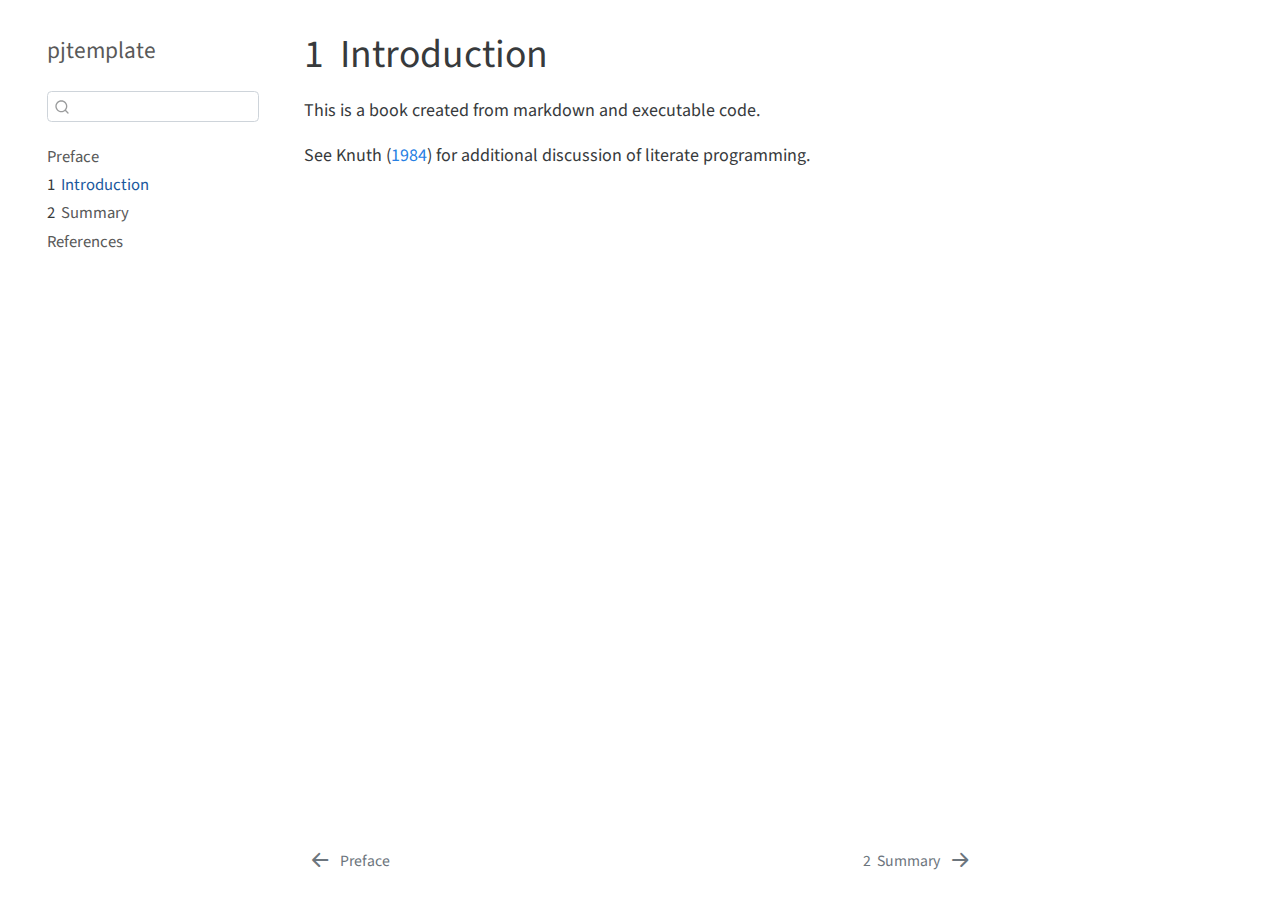
<file: docs/intro.html>
<!DOCTYPE html>
<html xmlns="http://www.w3.org/1999/xhtml" lang="en" xml:lang="en"><head>

<meta charset="utf-8">
<meta name="generator" content="quarto-1.0.38">

<meta name="viewport" content="width=device-width, initial-scale=1.0, user-scalable=yes">


<title>pjtemplate - 1&nbsp; Introduction</title>
<style>
code{white-space: pre-wrap;}
span.smallcaps{font-variant: small-caps;}
span.underline{text-decoration: underline;}
div.column{display: inline-block; vertical-align: top; width: 50%;}
div.hanging-indent{margin-left: 1.5em; text-indent: -1.5em;}
ul.task-list{list-style: none;}
div.csl-bib-body { }
div.csl-entry {
  clear: both;
}
.hanging div.csl-entry {
  margin-left:2em;
  text-indent:-2em;
}
div.csl-left-margin {
  min-width:2em;
  float:left;
}
div.csl-right-inline {
  margin-left:2em;
  padding-left:1em;
}
div.csl-indent {
  margin-left: 2em;
}
</style>


<script src="site_libs/quarto-nav/quarto-nav.js"></script>
<script src="site_libs/quarto-nav/headroom.min.js"></script>
<script src="site_libs/clipboard/clipboard.min.js"></script>
<script src="site_libs/quarto-search/autocomplete.umd.js"></script>
<script src="site_libs/quarto-search/fuse.min.js"></script>
<script src="site_libs/quarto-search/quarto-search.js"></script>
<meta name="quarto:offset" content="./">
<link href="./summary.html" rel="next">
<link href="./index.html" rel="prev">
<script src="site_libs/quarto-html/quarto.js"></script>
<script src="site_libs/quarto-html/popper.min.js"></script>
<script src="site_libs/quarto-html/tippy.umd.min.js"></script>
<script src="site_libs/quarto-html/anchor.min.js"></script>
<link href="site_libs/quarto-html/tippy.css" rel="stylesheet">
<link href="site_libs/quarto-html/quarto-syntax-highlighting.css" rel="stylesheet" id="quarto-text-highlighting-styles">
<script src="site_libs/bootstrap/bootstrap.min.js"></script>
<link href="site_libs/bootstrap/bootstrap-icons.css" rel="stylesheet">
<link href="site_libs/bootstrap/bootstrap.min.css" rel="stylesheet" id="quarto-bootstrap" data-mode="light">
<script id="quarto-search-options" type="application/json">{
  "location": "sidebar",
  "copy-button": false,
  "collapse-after": 3,
  "panel-placement": "start",
  "type": "textbox",
  "limit": 20,
  "language": {
    "search-no-results-text": "No results",
    "search-matching-documents-text": "matching documents",
    "search-copy-link-title": "Copy link to search",
    "search-hide-matches-text": "Hide additional matches",
    "search-more-match-text": "more match in this document",
    "search-more-matches-text": "more matches in this document",
    "search-clear-button-title": "Clear",
    "search-detached-cancel-button-title": "Cancel",
    "search-submit-button-title": "Submit"
  }
}</script>


</head>

<body class="nav-sidebar floating">

<div id="quarto-search-results"></div>
  <header id="quarto-header" class="headroom fixed-top">
  <nav class="quarto-secondary-nav" data-bs-toggle="collapse" data-bs-target="#quarto-sidebar" aria-controls="quarto-sidebar" aria-expanded="false" aria-label="Toggle sidebar navigation" onclick="if (window.quartoToggleHeadroom) { window.quartoToggleHeadroom(); }">
    <div class="container-fluid d-flex justify-content-between">
      <h1 class="quarto-secondary-nav-title"><span class="chapter-number">1</span>&nbsp; <span class="chapter-title">Introduction</span></h1>
      <button type="button" class="quarto-btn-toggle btn" aria-label="Show secondary navigation">
        <i class="bi bi-chevron-right"></i>
      </button>
    </div>
  </nav>
</header>
<!-- content -->
<div id="quarto-content" class="quarto-container page-columns page-rows-contents page-layout-article">
<!-- sidebar -->
  <nav id="quarto-sidebar" class="sidebar collapse sidebar-navigation floating overflow-auto">
    <div class="pt-lg-2 mt-2 text-left sidebar-header">
    <div class="sidebar-title mb-0 py-0">
      <a href="./">pjtemplate</a> 
    </div>
      </div>
      <div class="mt-2 flex-shrink-0 align-items-center">
        <div class="sidebar-search">
        <div id="quarto-search" class="" title="Search"></div>
        </div>
      </div>
    <div class="sidebar-menu-container"> 
    <ul class="list-unstyled mt-1">
        <li class="sidebar-item">
  <div class="sidebar-item-container"> 
  <a href="./index.html" class="sidebar-item-text sidebar-link">Preface</a>
  </div>
</li>
        <li class="sidebar-item">
  <div class="sidebar-item-container"> 
  <a href="./intro.html" class="sidebar-item-text sidebar-link active"><span class="chapter-number">1</span>&nbsp; <span class="chapter-title">Introduction</span></a>
  </div>
</li>
        <li class="sidebar-item">
  <div class="sidebar-item-container"> 
  <a href="./summary.html" class="sidebar-item-text sidebar-link"><span class="chapter-number">2</span>&nbsp; <span class="chapter-title">Summary</span></a>
  </div>
</li>
        <li class="sidebar-item">
  <div class="sidebar-item-container"> 
  <a href="./references.html" class="sidebar-item-text sidebar-link">References</a>
  </div>
</li>
    </ul>
    </div>
</nav>
<!-- margin-sidebar -->
    <div id="quarto-margin-sidebar" class="sidebar margin-sidebar">
        
    </div>
<!-- main -->
<main class="content" id="quarto-document-content">

<header id="title-block-header" class="quarto-title-block default">
<div class="quarto-title">
<h1 class="title d-none d-lg-block"><span class="chapter-number">1</span>&nbsp; <span class="chapter-title">Introduction</span></h1>
</div>



<div class="quarto-title-meta">

    
    
  </div>
  

</header>

<p>This is a book created from markdown and executable code.</p>
<p>See <span class="citation" data-cites="knuth84">Knuth (<a href="references.html#ref-knuth84" role="doc-biblioref">1984</a>)</span> for additional discussion of literate programming.</p>


<div id="refs" class="references csl-bib-body hanging-indent" role="doc-bibliography" style="display: none">
<div id="ref-knuth84" class="csl-entry" role="doc-biblioentry">
Knuth, Donald E. 1984. <span>“Literate Programming.”</span> <em>Comput. J.</em> 27 (2): 97–111. <a href="https://doi.org/10.1093/comjnl/27.2.97">https://doi.org/10.1093/comjnl/27.2.97</a>.
</div>
</div>

</main> <!-- /main -->
<script id="quarto-html-after-body" type="application/javascript">
window.document.addEventListener("DOMContentLoaded", function (event) {
  const toggleBodyColorMode = (bsSheetEl) => {
    const mode = bsSheetEl.getAttribute("data-mode");
    const bodyEl = window.document.querySelector("body");
    if (mode === "dark") {
      bodyEl.classList.add("quarto-dark");
      bodyEl.classList.remove("quarto-light");
    } else {
      bodyEl.classList.add("quarto-light");
      bodyEl.classList.remove("quarto-dark");
    }
  }
  const toggleBodyColorPrimary = () => {
    const bsSheetEl = window.document.querySelector("link#quarto-bootstrap");
    if (bsSheetEl) {
      toggleBodyColorMode(bsSheetEl);
    }
  }
  toggleBodyColorPrimary();  
  const icon = "";
  const anchorJS = new window.AnchorJS();
  anchorJS.options = {
    placement: 'right',
    icon: icon
  };
  anchorJS.add('.anchored');
  const clipboard = new window.ClipboardJS('.code-copy-button', {
    target: function(trigger) {
      return trigger.previousElementSibling;
    }
  });
  clipboard.on('success', function(e) {
    // button target
    const button = e.trigger;
    // don't keep focus
    button.blur();
    // flash "checked"
    button.classList.add('code-copy-button-checked');
    var currentTitle = button.getAttribute("title");
    button.setAttribute("title", "Copied!");
    setTimeout(function() {
      button.setAttribute("title", currentTitle);
      button.classList.remove('code-copy-button-checked');
    }, 1000);
    // clear code selection
    e.clearSelection();
  });
  function tippyHover(el, contentFn) {
    const config = {
      allowHTML: true,
      content: contentFn,
      maxWidth: 500,
      delay: 100,
      arrow: false,
      appendTo: function(el) {
          return el.parentElement;
      },
      interactive: true,
      interactiveBorder: 10,
      theme: 'quarto',
      placement: 'bottom-start'
    };
    window.tippy(el, config); 
  }
  const noterefs = window.document.querySelectorAll('a[role="doc-noteref"]');
  for (var i=0; i<noterefs.length; i++) {
    const ref = noterefs[i];
    tippyHover(ref, function() {
      let href = ref.getAttribute('href');
      try { href = new URL(href).hash; } catch {}
      const id = href.replace(/^#\/?/, "");
      const note = window.document.getElementById(id);
      return note.innerHTML;
    });
  }
  var bibliorefs = window.document.querySelectorAll('a[role="doc-biblioref"]');
  for (var i=0; i<bibliorefs.length; i++) {
    const ref = bibliorefs[i];
    const cites = ref.parentNode.getAttribute('data-cites').split(' ');
    tippyHover(ref, function() {
      var popup = window.document.createElement('div');
      cites.forEach(function(cite) {
        var citeDiv = window.document.createElement('div');
        citeDiv.classList.add('hanging-indent');
        citeDiv.classList.add('csl-entry');
        var biblioDiv = window.document.getElementById('ref-' + cite);
        if (biblioDiv) {
          citeDiv.innerHTML = biblioDiv.innerHTML;
        }
        popup.appendChild(citeDiv);
      });
      return popup.innerHTML;
    });
  }
});
</script>
<nav class="page-navigation">
  <div class="nav-page nav-page-previous">
      <a href="./index.html" class="pagination-link">
        <i class="bi bi-arrow-left-short"></i> <span class="nav-page-text">Preface</span>
      </a>          
  </div>
  <div class="nav-page nav-page-next">
      <a href="./summary.html" class="pagination-link">
        <span class="nav-page-text"><span class="chapter-number">2</span>&nbsp; <span class="chapter-title">Summary</span></span> <i class="bi bi-arrow-right-short"></i>
      </a>
  </div>
</nav>
</div> <!-- /content -->



</body></html>
</file>
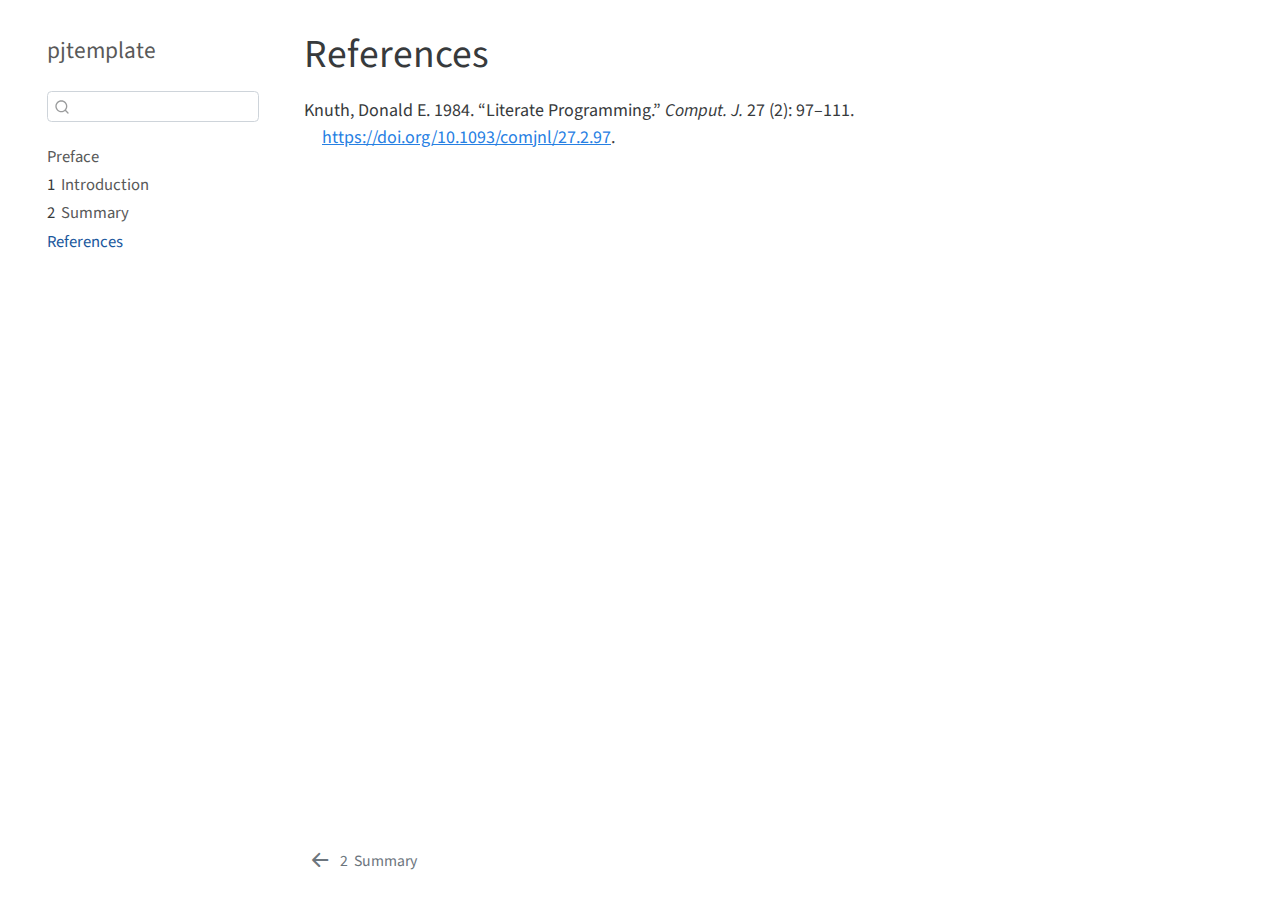
<file: docs/references.html>
<!DOCTYPE html>
<html xmlns="http://www.w3.org/1999/xhtml" lang="en" xml:lang="en"><head>

<meta charset="utf-8">
<meta name="generator" content="quarto-1.0.38">

<meta name="viewport" content="width=device-width, initial-scale=1.0, user-scalable=yes">


<title>pjtemplate - References</title>
<style>
code{white-space: pre-wrap;}
span.smallcaps{font-variant: small-caps;}
span.underline{text-decoration: underline;}
div.column{display: inline-block; vertical-align: top; width: 50%;}
div.hanging-indent{margin-left: 1.5em; text-indent: -1.5em;}
ul.task-list{list-style: none;}
div.csl-bib-body { }
div.csl-entry {
  clear: both;
}
.hanging div.csl-entry {
  margin-left:2em;
  text-indent:-2em;
}
div.csl-left-margin {
  min-width:2em;
  float:left;
}
div.csl-right-inline {
  margin-left:2em;
  padding-left:1em;
}
div.csl-indent {
  margin-left: 2em;
}
</style>


<script src="site_libs/quarto-nav/quarto-nav.js"></script>
<script src="site_libs/quarto-nav/headroom.min.js"></script>
<script src="site_libs/clipboard/clipboard.min.js"></script>
<script src="site_libs/quarto-search/autocomplete.umd.js"></script>
<script src="site_libs/quarto-search/fuse.min.js"></script>
<script src="site_libs/quarto-search/quarto-search.js"></script>
<meta name="quarto:offset" content="./">
<link href="./summary.html" rel="prev">
<script src="site_libs/quarto-html/quarto.js"></script>
<script src="site_libs/quarto-html/popper.min.js"></script>
<script src="site_libs/quarto-html/tippy.umd.min.js"></script>
<script src="site_libs/quarto-html/anchor.min.js"></script>
<link href="site_libs/quarto-html/tippy.css" rel="stylesheet">
<link href="site_libs/quarto-html/quarto-syntax-highlighting.css" rel="stylesheet" id="quarto-text-highlighting-styles">
<script src="site_libs/bootstrap/bootstrap.min.js"></script>
<link href="site_libs/bootstrap/bootstrap-icons.css" rel="stylesheet">
<link href="site_libs/bootstrap/bootstrap.min.css" rel="stylesheet" id="quarto-bootstrap" data-mode="light">
<script id="quarto-search-options" type="application/json">{
  "location": "sidebar",
  "copy-button": false,
  "collapse-after": 3,
  "panel-placement": "start",
  "type": "textbox",
  "limit": 20,
  "language": {
    "search-no-results-text": "No results",
    "search-matching-documents-text": "matching documents",
    "search-copy-link-title": "Copy link to search",
    "search-hide-matches-text": "Hide additional matches",
    "search-more-match-text": "more match in this document",
    "search-more-matches-text": "more matches in this document",
    "search-clear-button-title": "Clear",
    "search-detached-cancel-button-title": "Cancel",
    "search-submit-button-title": "Submit"
  }
}</script>


</head>

<body class="nav-sidebar floating">

<div id="quarto-search-results"></div>
  <header id="quarto-header" class="headroom fixed-top">
  <nav class="quarto-secondary-nav" data-bs-toggle="collapse" data-bs-target="#quarto-sidebar" aria-controls="quarto-sidebar" aria-expanded="false" aria-label="Toggle sidebar navigation" onclick="if (window.quartoToggleHeadroom) { window.quartoToggleHeadroom(); }">
    <div class="container-fluid d-flex justify-content-between">
      <h1 class="quarto-secondary-nav-title">References</h1>
      <button type="button" class="quarto-btn-toggle btn" aria-label="Show secondary navigation">
        <i class="bi bi-chevron-right"></i>
      </button>
    </div>
  </nav>
</header>
<!-- content -->
<div id="quarto-content" class="quarto-container page-columns page-rows-contents page-layout-article">
<!-- sidebar -->
  <nav id="quarto-sidebar" class="sidebar collapse sidebar-navigation floating overflow-auto">
    <div class="pt-lg-2 mt-2 text-left sidebar-header">
    <div class="sidebar-title mb-0 py-0">
      <a href="./">pjtemplate</a> 
    </div>
      </div>
      <div class="mt-2 flex-shrink-0 align-items-center">
        <div class="sidebar-search">
        <div id="quarto-search" class="" title="Search"></div>
        </div>
      </div>
    <div class="sidebar-menu-container"> 
    <ul class="list-unstyled mt-1">
        <li class="sidebar-item">
  <div class="sidebar-item-container"> 
  <a href="./index.html" class="sidebar-item-text sidebar-link">Preface</a>
  </div>
</li>
        <li class="sidebar-item">
  <div class="sidebar-item-container"> 
  <a href="./intro.html" class="sidebar-item-text sidebar-link"><span class="chapter-number">1</span>&nbsp; <span class="chapter-title">Introduction</span></a>
  </div>
</li>
        <li class="sidebar-item">
  <div class="sidebar-item-container"> 
  <a href="./summary.html" class="sidebar-item-text sidebar-link"><span class="chapter-number">2</span>&nbsp; <span class="chapter-title">Summary</span></a>
  </div>
</li>
        <li class="sidebar-item">
  <div class="sidebar-item-container"> 
  <a href="./references.html" class="sidebar-item-text sidebar-link active">References</a>
  </div>
</li>
    </ul>
    </div>
</nav>
<!-- margin-sidebar -->
    <div id="quarto-margin-sidebar" class="sidebar margin-sidebar">
        
    </div>
<!-- main -->
<main class="content" id="quarto-document-content">

<header id="title-block-header" class="quarto-title-block default">
<div class="quarto-title">
<h1 class="title d-none d-lg-block">References</h1>
</div>



<div class="quarto-title-meta">

    
    
  </div>
  

</header>

<div id="refs" class="references csl-bib-body hanging-indent" role="doc-bibliography">
<div id="ref-knuth84" class="csl-entry" role="doc-biblioentry">
Knuth, Donald E. 1984. <span>“Literate Programming.”</span> <em>Comput.
J.</em> 27 (2): 97–111. <a href="https://doi.org/10.1093/comjnl/27.2.97">https://doi.org/10.1093/comjnl/27.2.97</a>.
</div>
</div>



</main> <!-- /main -->
<script id="quarto-html-after-body" type="application/javascript">
window.document.addEventListener("DOMContentLoaded", function (event) {
  const toggleBodyColorMode = (bsSheetEl) => {
    const mode = bsSheetEl.getAttribute("data-mode");
    const bodyEl = window.document.querySelector("body");
    if (mode === "dark") {
      bodyEl.classList.add("quarto-dark");
      bodyEl.classList.remove("quarto-light");
    } else {
      bodyEl.classList.add("quarto-light");
      bodyEl.classList.remove("quarto-dark");
    }
  }
  const toggleBodyColorPrimary = () => {
    const bsSheetEl = window.document.querySelector("link#quarto-bootstrap");
    if (bsSheetEl) {
      toggleBodyColorMode(bsSheetEl);
    }
  }
  toggleBodyColorPrimary();  
  const icon = "";
  const anchorJS = new window.AnchorJS();
  anchorJS.options = {
    placement: 'right',
    icon: icon
  };
  anchorJS.add('.anchored');
  const clipboard = new window.ClipboardJS('.code-copy-button', {
    target: function(trigger) {
      return trigger.previousElementSibling;
    }
  });
  clipboard.on('success', function(e) {
    // button target
    const button = e.trigger;
    // don't keep focus
    button.blur();
    // flash "checked"
    button.classList.add('code-copy-button-checked');
    var currentTitle = button.getAttribute("title");
    button.setAttribute("title", "Copied!");
    setTimeout(function() {
      button.setAttribute("title", currentTitle);
      button.classList.remove('code-copy-button-checked');
    }, 1000);
    // clear code selection
    e.clearSelection();
  });
  function tippyHover(el, contentFn) {
    const config = {
      allowHTML: true,
      content: contentFn,
      maxWidth: 500,
      delay: 100,
      arrow: false,
      appendTo: function(el) {
          return el.parentElement;
      },
      interactive: true,
      interactiveBorder: 10,
      theme: 'quarto',
      placement: 'bottom-start'
    };
    window.tippy(el, config); 
  }
  const noterefs = window.document.querySelectorAll('a[role="doc-noteref"]');
  for (var i=0; i<noterefs.length; i++) {
    const ref = noterefs[i];
    tippyHover(ref, function() {
      let href = ref.getAttribute('href');
      try { href = new URL(href).hash; } catch {}
      const id = href.replace(/^#\/?/, "");
      const note = window.document.getElementById(id);
      return note.innerHTML;
    });
  }
  var bibliorefs = window.document.querySelectorAll('a[role="doc-biblioref"]');
  for (var i=0; i<bibliorefs.length; i++) {
    const ref = bibliorefs[i];
    const cites = ref.parentNode.getAttribute('data-cites').split(' ');
    tippyHover(ref, function() {
      var popup = window.document.createElement('div');
      cites.forEach(function(cite) {
        var citeDiv = window.document.createElement('div');
        citeDiv.classList.add('hanging-indent');
        citeDiv.classList.add('csl-entry');
        var biblioDiv = window.document.getElementById('ref-' + cite);
        if (biblioDiv) {
          citeDiv.innerHTML = biblioDiv.innerHTML;
        }
        popup.appendChild(citeDiv);
      });
      return popup.innerHTML;
    });
  }
});
</script>
<nav class="page-navigation">
  <div class="nav-page nav-page-previous">
      <a href="./summary.html" class="pagination-link">
        <i class="bi bi-arrow-left-short"></i> <span class="nav-page-text"><span class="chapter-number">2</span>&nbsp; <span class="chapter-title">Summary</span></span>
      </a>          
  </div>
  <div class="nav-page nav-page-next">
  </div>
</nav>
</div> <!-- /content -->



</body></html>
</file>
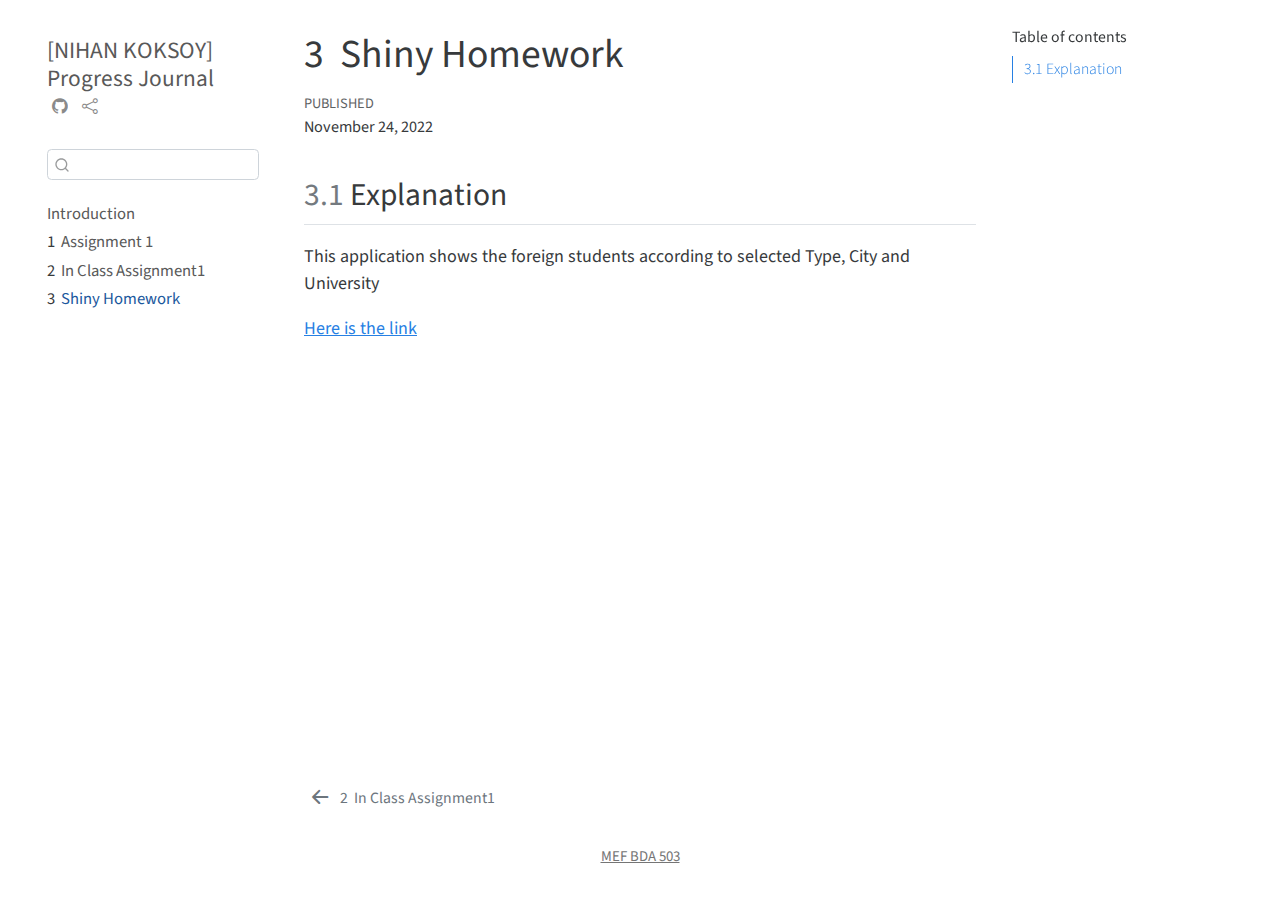
<file: docs/shiny.html>
<!DOCTYPE html>
<html xmlns="http://www.w3.org/1999/xhtml" lang="en" xml:lang="en"><head>

<meta charset="utf-8">
<meta name="generator" content="quarto-1.1.251">

<meta name="viewport" content="width=device-width, initial-scale=1.0, user-scalable=yes">

<meta name="dcterms.date" content="2022-11-24">

<title>[NIHAN KOKSOY] Progress Journal - 3&nbsp; Shiny Homework</title>
<style>
code{white-space: pre-wrap;}
span.smallcaps{font-variant: small-caps;}
div.columns{display: flex; gap: min(4vw, 1.5em);}
div.column{flex: auto; overflow-x: auto;}
div.hanging-indent{margin-left: 1.5em; text-indent: -1.5em;}
ul.task-list{list-style: none;}
ul.task-list li input[type="checkbox"] {
  width: 0.8em;
  margin: 0 0.8em 0.2em -1.6em;
  vertical-align: middle;
}
</style>


<script src="site_libs/quarto-nav/quarto-nav.js"></script>
<script src="site_libs/quarto-nav/headroom.min.js"></script>
<script src="site_libs/clipboard/clipboard.min.js"></script>
<script src="site_libs/quarto-search/autocomplete.umd.js"></script>
<script src="site_libs/quarto-search/fuse.min.js"></script>
<script src="site_libs/quarto-search/quarto-search.js"></script>
<meta name="quarto:offset" content="./">
<link href="./inclass1.html" rel="prev">
<script src="site_libs/quarto-html/quarto.js"></script>
<script src="site_libs/quarto-html/popper.min.js"></script>
<script src="site_libs/quarto-html/tippy.umd.min.js"></script>
<script src="site_libs/quarto-html/anchor.min.js"></script>
<link href="site_libs/quarto-html/tippy.css" rel="stylesheet">
<link href="site_libs/quarto-html/quarto-syntax-highlighting.css" rel="stylesheet" id="quarto-text-highlighting-styles">
<script src="site_libs/bootstrap/bootstrap.min.js"></script>
<link href="site_libs/bootstrap/bootstrap-icons.css" rel="stylesheet">
<link href="site_libs/bootstrap/bootstrap.min.css" rel="stylesheet" id="quarto-bootstrap" data-mode="light">
<script id="quarto-search-options" type="application/json">{
  "location": "sidebar",
  "copy-button": false,
  "collapse-after": 3,
  "panel-placement": "start",
  "type": "textbox",
  "limit": 20,
  "language": {
    "search-no-results-text": "No results",
    "search-matching-documents-text": "matching documents",
    "search-copy-link-title": "Copy link to search",
    "search-hide-matches-text": "Hide additional matches",
    "search-more-match-text": "more match in this document",
    "search-more-matches-text": "more matches in this document",
    "search-clear-button-title": "Clear",
    "search-detached-cancel-button-title": "Cancel",
    "search-submit-button-title": "Submit"
  }
}</script>


</head>

<body class="nav-sidebar floating">

<div id="quarto-search-results"></div>
  <header id="quarto-header" class="headroom fixed-top">
  <nav class="quarto-secondary-nav" data-bs-toggle="collapse" data-bs-target="#quarto-sidebar" aria-controls="quarto-sidebar" aria-expanded="false" aria-label="Toggle sidebar navigation" onclick="if (window.quartoToggleHeadroom) { window.quartoToggleHeadroom(); }">
    <div class="container-fluid d-flex justify-content-between">
      <h1 class="quarto-secondary-nav-title"><span class="chapter-number">3</span>&nbsp; <span class="chapter-title">Shiny Homework</span></h1>
      <button type="button" class="quarto-btn-toggle btn" aria-label="Show secondary navigation">
        <i class="bi bi-chevron-right"></i>
      </button>
    </div>
  </nav>
</header>
<!-- content -->
<div id="quarto-content" class="quarto-container page-columns page-rows-contents page-layout-article">
<!-- sidebar -->
  <nav id="quarto-sidebar" class="sidebar collapse sidebar-navigation floating overflow-auto">
    <div class="pt-lg-2 mt-2 text-left sidebar-header">
    <div class="sidebar-title mb-0 py-0">
      <a href="./">[NIHAN KOKSOY] Progress Journal</a> 
        <div class="sidebar-tools-main">
    <a href="https://github.com/pjournal/gh-pages-quarto-template" title="Source Code" class="sidebar-tool px-1"><i class="bi bi-github"></i></a>
    <a href="" title="Share" id="sidebar-tool-dropdown-0" class="sidebar-tool dropdown-toggle px-1" data-bs-toggle="dropdown" aria-expanded="false"><i class="bi bi-share"></i></a>
    <ul class="dropdown-menu" aria-labelledby="sidebar-tool-dropdown-0">
        <li>
          <a class="dropdown-item sidebar-tools-main-item" href="https://twitter.com/intent/tweet?url=|url|">
            <i class="bi bi-bi-twitter pe-1"></i>
          Twitter
          </a>
        </li>
        <li>
          <a class="dropdown-item sidebar-tools-main-item" href="https://www.facebook.com/sharer/sharer.php?u=|url|">
            <i class="bi bi-bi-facebook pe-1"></i>
          Facebook
          </a>
        </li>
    </ul>
</div>
    </div>
      </div>
      <div class="mt-2 flex-shrink-0 align-items-center">
        <div class="sidebar-search">
        <div id="quarto-search" class="" title="Search"></div>
        </div>
      </div>
    <div class="sidebar-menu-container"> 
    <ul class="list-unstyled mt-1">
        <li class="sidebar-item">
  <div class="sidebar-item-container"> 
  <a href="./index.html" class="sidebar-item-text sidebar-link">Introduction</a>
  </div>
</li>
        <li class="sidebar-item">
  <div class="sidebar-item-container"> 
  <a href="./assignment1.html" class="sidebar-item-text sidebar-link"><span class="chapter-number">1</span>&nbsp; <span class="chapter-title">Assignment 1</span></a>
  </div>
</li>
        <li class="sidebar-item">
  <div class="sidebar-item-container"> 
  <a href="./inclass1.html" class="sidebar-item-text sidebar-link"><span class="chapter-number">2</span>&nbsp; <span class="chapter-title">In Class Assignment1</span></a>
  </div>
</li>
        <li class="sidebar-item">
  <div class="sidebar-item-container"> 
  <a href="./shiny.html" class="sidebar-item-text sidebar-link active"><span class="chapter-number">3</span>&nbsp; <span class="chapter-title">Shiny Homework</span></a>
  </div>
</li>
    </ul>
    </div>
</nav>
<!-- margin-sidebar -->
    <div id="quarto-margin-sidebar" class="sidebar margin-sidebar">
        <nav id="TOC" role="doc-toc" class="toc-active">
    <h2 id="toc-title">Table of contents</h2>
   
  <ul>
  <li><a href="#explanation" id="toc-explanation" class="nav-link active" data-scroll-target="#explanation"><span class="toc-section-number">3.1</span>  Explanation</a></li>
  </ul>
</nav>
    </div>
<!-- main -->
<main class="content" id="quarto-document-content">

<header id="title-block-header" class="quarto-title-block default">
<div class="quarto-title">
<h1 class="title d-none d-lg-block"><span class="chapter-number">3</span>&nbsp; <span class="chapter-title">Shiny Homework</span></h1>
</div>



<div class="quarto-title-meta">

    
    <div>
    <div class="quarto-title-meta-heading">Published</div>
    <div class="quarto-title-meta-contents">
      <p class="date">November 24, 2022</p>
    </div>
  </div>
    
  </div>
  

</header>

<section id="explanation" class="level2" data-number="3.1">
<h2 data-number="3.1" class="anchored" data-anchor-id="explanation"><span class="header-section-number">3.1</span> Explanation</h2>
<p>This application shows the foreign students according to selected Type, City and University</p>
<p><a href="https://nihanck.shinyapps.io/Shiny/">Here is the link</a></p>


</section>

</main> <!-- /main -->
<script id="quarto-html-after-body" type="application/javascript">
window.document.addEventListener("DOMContentLoaded", function (event) {
  const toggleBodyColorMode = (bsSheetEl) => {
    const mode = bsSheetEl.getAttribute("data-mode");
    const bodyEl = window.document.querySelector("body");
    if (mode === "dark") {
      bodyEl.classList.add("quarto-dark");
      bodyEl.classList.remove("quarto-light");
    } else {
      bodyEl.classList.add("quarto-light");
      bodyEl.classList.remove("quarto-dark");
    }
  }
  const toggleBodyColorPrimary = () => {
    const bsSheetEl = window.document.querySelector("link#quarto-bootstrap");
    if (bsSheetEl) {
      toggleBodyColorMode(bsSheetEl);
    }
  }
  toggleBodyColorPrimary();  
  const icon = "";
  const anchorJS = new window.AnchorJS();
  anchorJS.options = {
    placement: 'right',
    icon: icon
  };
  anchorJS.add('.anchored');
  const clipboard = new window.ClipboardJS('.code-copy-button', {
    target: function(trigger) {
      return trigger.previousElementSibling;
    }
  });
  clipboard.on('success', function(e) {
    // button target
    const button = e.trigger;
    // don't keep focus
    button.blur();
    // flash "checked"
    button.classList.add('code-copy-button-checked');
    var currentTitle = button.getAttribute("title");
    button.setAttribute("title", "Copied!");
    setTimeout(function() {
      button.setAttribute("title", currentTitle);
      button.classList.remove('code-copy-button-checked');
    }, 1000);
    // clear code selection
    e.clearSelection();
  });
  function tippyHover(el, contentFn) {
    const config = {
      allowHTML: true,
      content: contentFn,
      maxWidth: 500,
      delay: 100,
      arrow: false,
      appendTo: function(el) {
          return el.parentElement;
      },
      interactive: true,
      interactiveBorder: 10,
      theme: 'quarto',
      placement: 'bottom-start'
    };
    window.tippy(el, config); 
  }
  const noterefs = window.document.querySelectorAll('a[role="doc-noteref"]');
  for (var i=0; i<noterefs.length; i++) {
    const ref = noterefs[i];
    tippyHover(ref, function() {
      // use id or data attribute instead here
      let href = ref.getAttribute('data-footnote-href') || ref.getAttribute('href');
      try { href = new URL(href).hash; } catch {}
      const id = href.replace(/^#\/?/, "");
      const note = window.document.getElementById(id);
      return note.innerHTML;
    });
  }
  var bibliorefs = window.document.querySelectorAll('a[role="doc-biblioref"]');
  for (var i=0; i<bibliorefs.length; i++) {
    const ref = bibliorefs[i];
    const cites = ref.parentNode.getAttribute('data-cites').split(' ');
    tippyHover(ref, function() {
      var popup = window.document.createElement('div');
      cites.forEach(function(cite) {
        var citeDiv = window.document.createElement('div');
        citeDiv.classList.add('hanging-indent');
        citeDiv.classList.add('csl-entry');
        var biblioDiv = window.document.getElementById('ref-' + cite);
        if (biblioDiv) {
          citeDiv.innerHTML = biblioDiv.innerHTML;
        }
        popup.appendChild(citeDiv);
      });
      return popup.innerHTML;
    });
  }
});
</script>
<nav class="page-navigation">
  <div class="nav-page nav-page-previous">
      <a href="./inclass1.html" class="pagination-link">
        <i class="bi bi-arrow-left-short"></i> <span class="nav-page-text"><span class="chapter-number">2</span>&nbsp; <span class="chapter-title">In Class Assignment1</span></span>
      </a>          
  </div>
  <div class="nav-page nav-page-next">
  </div>
</nav>
</div> <!-- /content -->
<footer class="footer">
  <div class="nav-footer">
      <div class="nav-footer-center"><a href="https://mef-bda503.github.io">MEF BDA 503</a></div>
  </div>
</footer>



</body></html>
</file>
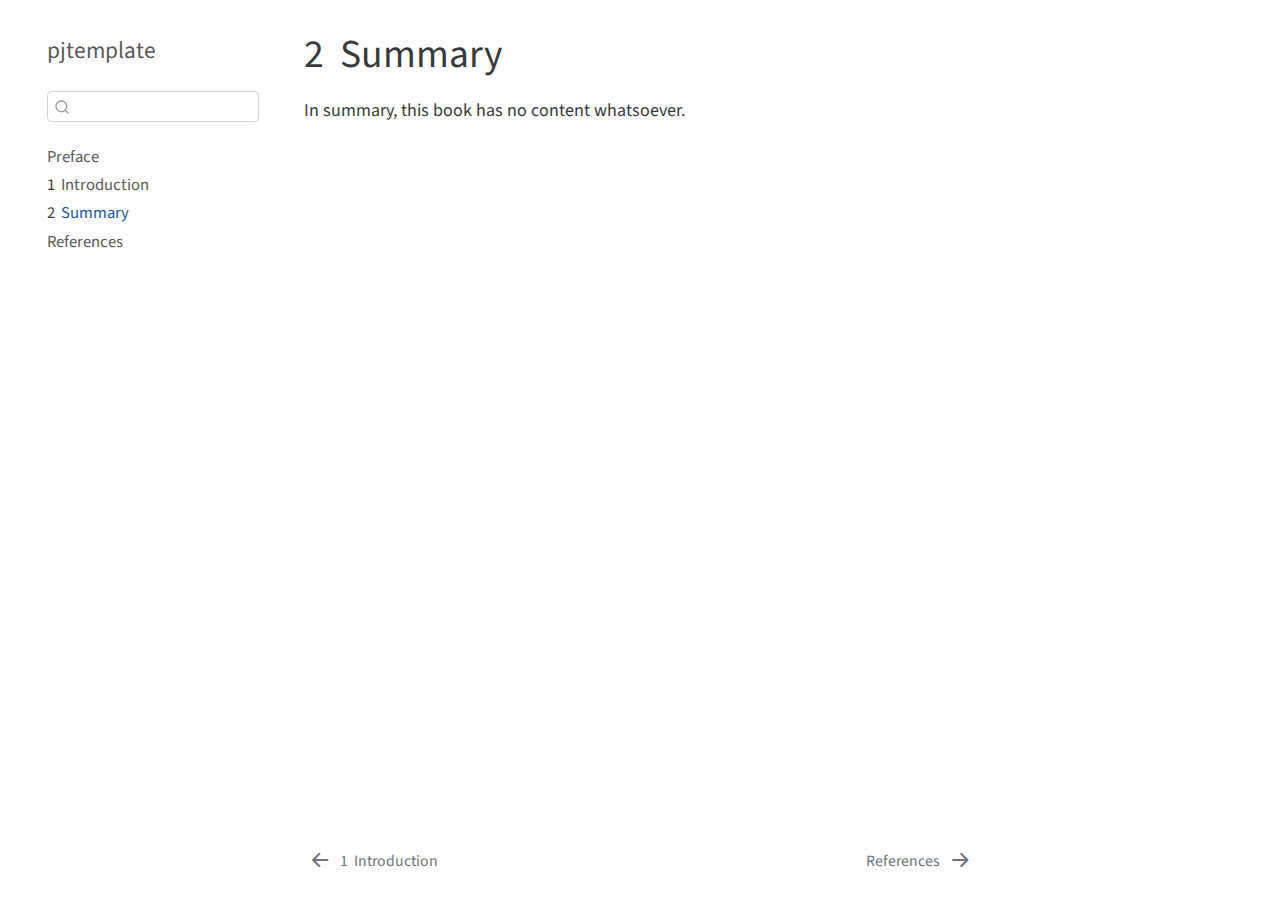
<file: docs/summary.html>
<!DOCTYPE html>
<html xmlns="http://www.w3.org/1999/xhtml" lang="en" xml:lang="en"><head>

<meta charset="utf-8">
<meta name="generator" content="quarto-1.0.38">

<meta name="viewport" content="width=device-width, initial-scale=1.0, user-scalable=yes">


<title>pjtemplate - 2&nbsp; Summary</title>
<style>
code{white-space: pre-wrap;}
span.smallcaps{font-variant: small-caps;}
span.underline{text-decoration: underline;}
div.column{display: inline-block; vertical-align: top; width: 50%;}
div.hanging-indent{margin-left: 1.5em; text-indent: -1.5em;}
ul.task-list{list-style: none;}
</style>


<script src="site_libs/quarto-nav/quarto-nav.js"></script>
<script src="site_libs/quarto-nav/headroom.min.js"></script>
<script src="site_libs/clipboard/clipboard.min.js"></script>
<script src="site_libs/quarto-search/autocomplete.umd.js"></script>
<script src="site_libs/quarto-search/fuse.min.js"></script>
<script src="site_libs/quarto-search/quarto-search.js"></script>
<meta name="quarto:offset" content="./">
<link href="./references.html" rel="next">
<link href="./intro.html" rel="prev">
<script src="site_libs/quarto-html/quarto.js"></script>
<script src="site_libs/quarto-html/popper.min.js"></script>
<script src="site_libs/quarto-html/tippy.umd.min.js"></script>
<script src="site_libs/quarto-html/anchor.min.js"></script>
<link href="site_libs/quarto-html/tippy.css" rel="stylesheet">
<link href="site_libs/quarto-html/quarto-syntax-highlighting.css" rel="stylesheet" id="quarto-text-highlighting-styles">
<script src="site_libs/bootstrap/bootstrap.min.js"></script>
<link href="site_libs/bootstrap/bootstrap-icons.css" rel="stylesheet">
<link href="site_libs/bootstrap/bootstrap.min.css" rel="stylesheet" id="quarto-bootstrap" data-mode="light">
<script id="quarto-search-options" type="application/json">{
  "location": "sidebar",
  "copy-button": false,
  "collapse-after": 3,
  "panel-placement": "start",
  "type": "textbox",
  "limit": 20,
  "language": {
    "search-no-results-text": "No results",
    "search-matching-documents-text": "matching documents",
    "search-copy-link-title": "Copy link to search",
    "search-hide-matches-text": "Hide additional matches",
    "search-more-match-text": "more match in this document",
    "search-more-matches-text": "more matches in this document",
    "search-clear-button-title": "Clear",
    "search-detached-cancel-button-title": "Cancel",
    "search-submit-button-title": "Submit"
  }
}</script>


</head>

<body class="nav-sidebar floating">

<div id="quarto-search-results"></div>
  <header id="quarto-header" class="headroom fixed-top">
  <nav class="quarto-secondary-nav" data-bs-toggle="collapse" data-bs-target="#quarto-sidebar" aria-controls="quarto-sidebar" aria-expanded="false" aria-label="Toggle sidebar navigation" onclick="if (window.quartoToggleHeadroom) { window.quartoToggleHeadroom(); }">
    <div class="container-fluid d-flex justify-content-between">
      <h1 class="quarto-secondary-nav-title"><span class="chapter-number">2</span>&nbsp; <span class="chapter-title">Summary</span></h1>
      <button type="button" class="quarto-btn-toggle btn" aria-label="Show secondary navigation">
        <i class="bi bi-chevron-right"></i>
      </button>
    </div>
  </nav>
</header>
<!-- content -->
<div id="quarto-content" class="quarto-container page-columns page-rows-contents page-layout-article">
<!-- sidebar -->
  <nav id="quarto-sidebar" class="sidebar collapse sidebar-navigation floating overflow-auto">
    <div class="pt-lg-2 mt-2 text-left sidebar-header">
    <div class="sidebar-title mb-0 py-0">
      <a href="./">pjtemplate</a> 
    </div>
      </div>
      <div class="mt-2 flex-shrink-0 align-items-center">
        <div class="sidebar-search">
        <div id="quarto-search" class="" title="Search"></div>
        </div>
      </div>
    <div class="sidebar-menu-container"> 
    <ul class="list-unstyled mt-1">
        <li class="sidebar-item">
  <div class="sidebar-item-container"> 
  <a href="./index.html" class="sidebar-item-text sidebar-link">Preface</a>
  </div>
</li>
        <li class="sidebar-item">
  <div class="sidebar-item-container"> 
  <a href="./intro.html" class="sidebar-item-text sidebar-link"><span class="chapter-number">1</span>&nbsp; <span class="chapter-title">Introduction</span></a>
  </div>
</li>
        <li class="sidebar-item">
  <div class="sidebar-item-container"> 
  <a href="./summary.html" class="sidebar-item-text sidebar-link active"><span class="chapter-number">2</span>&nbsp; <span class="chapter-title">Summary</span></a>
  </div>
</li>
        <li class="sidebar-item">
  <div class="sidebar-item-container"> 
  <a href="./references.html" class="sidebar-item-text sidebar-link">References</a>
  </div>
</li>
    </ul>
    </div>
</nav>
<!-- margin-sidebar -->
    <div id="quarto-margin-sidebar" class="sidebar margin-sidebar">
        
    </div>
<!-- main -->
<main class="content" id="quarto-document-content">

<header id="title-block-header" class="quarto-title-block default">
<div class="quarto-title">
<h1 class="title d-none d-lg-block"><span class="chapter-number">2</span>&nbsp; <span class="chapter-title">Summary</span></h1>
</div>



<div class="quarto-title-meta">

    
    
  </div>
  

</header>

<p>In summary, this book has no content whatsoever.</p>



</main> <!-- /main -->
<script id="quarto-html-after-body" type="application/javascript">
window.document.addEventListener("DOMContentLoaded", function (event) {
  const toggleBodyColorMode = (bsSheetEl) => {
    const mode = bsSheetEl.getAttribute("data-mode");
    const bodyEl = window.document.querySelector("body");
    if (mode === "dark") {
      bodyEl.classList.add("quarto-dark");
      bodyEl.classList.remove("quarto-light");
    } else {
      bodyEl.classList.add("quarto-light");
      bodyEl.classList.remove("quarto-dark");
    }
  }
  const toggleBodyColorPrimary = () => {
    const bsSheetEl = window.document.querySelector("link#quarto-bootstrap");
    if (bsSheetEl) {
      toggleBodyColorMode(bsSheetEl);
    }
  }
  toggleBodyColorPrimary();  
  const icon = "";
  const anchorJS = new window.AnchorJS();
  anchorJS.options = {
    placement: 'right',
    icon: icon
  };
  anchorJS.add('.anchored');
  const clipboard = new window.ClipboardJS('.code-copy-button', {
    target: function(trigger) {
      return trigger.previousElementSibling;
    }
  });
  clipboard.on('success', function(e) {
    // button target
    const button = e.trigger;
    // don't keep focus
    button.blur();
    // flash "checked"
    button.classList.add('code-copy-button-checked');
    var currentTitle = button.getAttribute("title");
    button.setAttribute("title", "Copied!");
    setTimeout(function() {
      button.setAttribute("title", currentTitle);
      button.classList.remove('code-copy-button-checked');
    }, 1000);
    // clear code selection
    e.clearSelection();
  });
  function tippyHover(el, contentFn) {
    const config = {
      allowHTML: true,
      content: contentFn,
      maxWidth: 500,
      delay: 100,
      arrow: false,
      appendTo: function(el) {
          return el.parentElement;
      },
      interactive: true,
      interactiveBorder: 10,
      theme: 'quarto',
      placement: 'bottom-start'
    };
    window.tippy(el, config); 
  }
  const noterefs = window.document.querySelectorAll('a[role="doc-noteref"]');
  for (var i=0; i<noterefs.length; i++) {
    const ref = noterefs[i];
    tippyHover(ref, function() {
      let href = ref.getAttribute('href');
      try { href = new URL(href).hash; } catch {}
      const id = href.replace(/^#\/?/, "");
      const note = window.document.getElementById(id);
      return note.innerHTML;
    });
  }
  var bibliorefs = window.document.querySelectorAll('a[role="doc-biblioref"]');
  for (var i=0; i<bibliorefs.length; i++) {
    const ref = bibliorefs[i];
    const cites = ref.parentNode.getAttribute('data-cites').split(' ');
    tippyHover(ref, function() {
      var popup = window.document.createElement('div');
      cites.forEach(function(cite) {
        var citeDiv = window.document.createElement('div');
        citeDiv.classList.add('hanging-indent');
        citeDiv.classList.add('csl-entry');
        var biblioDiv = window.document.getElementById('ref-' + cite);
        if (biblioDiv) {
          citeDiv.innerHTML = biblioDiv.innerHTML;
        }
        popup.appendChild(citeDiv);
      });
      return popup.innerHTML;
    });
  }
});
</script>
<nav class="page-navigation">
  <div class="nav-page nav-page-previous">
      <a href="./intro.html" class="pagination-link">
        <i class="bi bi-arrow-left-short"></i> <span class="nav-page-text"><span class="chapter-number">1</span>&nbsp; <span class="chapter-title">Introduction</span></span>
      </a>          
  </div>
  <div class="nav-page nav-page-next">
      <a href="./references.html" class="pagination-link">
        <span class="nav-page-text">References</span> <i class="bi bi-arrow-right-short"></i>
      </a>
  </div>
</nav>
</div> <!-- /content -->



</body></html>
</file>
<file: docs/site_libs/quarto-html/tippy.css>
.tippy-box[data-animation=fade][data-state=hidden]{opacity:0}[data-tippy-root]{max-width:calc(100vw - 10px)}.tippy-box{position:relative;background-color:#333;color:#fff;border-radius:4px;font-size:14px;line-height:1.4;white-space:normal;outline:0;transition-property:transform,visibility,opacity}.tippy-box[data-placement^=top]>.tippy-arrow{bottom:0}.tippy-box[data-placement^=top]>.tippy-arrow:before{bottom:-7px;left:0;border-width:8px 8px 0;border-top-color:initial;transform-origin:center top}.tippy-box[data-placement^=bottom]>.tippy-arrow{top:0}.tippy-box[data-placement^=bottom]>.tippy-arrow:before{top:-7px;left:0;border-width:0 8px 8px;border-bottom-color:initial;transform-origin:center bottom}.tippy-box[data-placement^=left]>.tippy-arrow{right:0}.tippy-box[data-placement^=left]>.tippy-arrow:before{border-width:8px 0 8px 8px;border-left-color:initial;right:-7px;transform-origin:center left}.tippy-box[data-placement^=right]>.tippy-arrow{left:0}.tippy-box[data-placement^=right]>.tippy-arrow:before{left:-7px;border-width:8px 8px 8px 0;border-right-color:initial;transform-origin:center right}.tippy-box[data-inertia][data-state=visible]{transition-timing-function:cubic-bezier(.54,1.5,.38,1.11)}.tippy-arrow{width:16px;height:16px;color:#333}.tippy-arrow:before{content:"";position:absolute;border-color:transparent;border-style:solid}.tippy-content{position:relative;padding:5px 9px;z-index:1}
</file>
<file: docs/site_libs/quarto-html/quarto-syntax-highlighting.css>
/* quarto syntax highlight colors */
:root {
  --quarto-hl-ot-color: #003B4F;
  --quarto-hl-at-color: #657422;
  --quarto-hl-ss-color: #20794D;
  --quarto-hl-an-color: #5E5E5E;
  --quarto-hl-fu-color: #4758AB;
  --quarto-hl-st-color: #20794D;
  --quarto-hl-cf-color: #003B4F;
  --quarto-hl-op-color: #5E5E5E;
  --quarto-hl-er-color: #AD0000;
  --quarto-hl-bn-color: #AD0000;
  --quarto-hl-al-color: #AD0000;
  --quarto-hl-va-color: #111111;
  --quarto-hl-bu-color: inherit;
  --quarto-hl-ex-color: inherit;
  --quarto-hl-pp-color: #AD0000;
  --quarto-hl-in-color: #5E5E5E;
  --quarto-hl-vs-color: #20794D;
  --quarto-hl-wa-color: #5E5E5E;
  --quarto-hl-do-color: #5E5E5E;
  --quarto-hl-im-color: #00769E;
  --quarto-hl-ch-color: #20794D;
  --quarto-hl-dt-color: #AD0000;
  --quarto-hl-fl-color: #AD0000;
  --quarto-hl-co-color: #5E5E5E;
  --quarto-hl-cv-color: #5E5E5E;
  --quarto-hl-cn-color: #8f5902;
  --quarto-hl-sc-color: #5E5E5E;
  --quarto-hl-dv-color: #AD0000;
  --quarto-hl-kw-color: #003B4F;
}

/* other quarto variables */
:root {
  --quarto-font-monospace: SFMono-Regular, Menlo, Monaco, Consolas, "Liberation Mono", "Courier New", monospace;
}

pre > code.sourceCode > span {
  color: #003B4F;
}

code span {
  color: #003B4F;
}

code.sourceCode > span {
  color: #003B4F;
}

div.sourceCode,
div.sourceCode pre.sourceCode {
  color: #003B4F;
}

code span.ot {
  color: #003B4F;
}

code span.at {
  color: #657422;
}

code span.ss {
  color: #20794D;
}

code span.an {
  color: #5E5E5E;
}

code span.fu {
  color: #4758AB;
}

code span.st {
  color: #20794D;
}

code span.cf {
  color: #003B4F;
}

code span.op {
  color: #5E5E5E;
}

code span.er {
  color: #AD0000;
}

code span.bn {
  color: #AD0000;
}

code span.al {
  color: #AD0000;
}

code span.va {
  color: #111111;
}

code span.pp {
  color: #AD0000;
}

code span.in {
  color: #5E5E5E;
}

code span.vs {
  color: #20794D;
}

code span.wa {
  color: #5E5E5E;
  font-style: italic;
}

code span.do {
  color: #5E5E5E;
  font-style: italic;
}

code span.im {
  color: #00769E;
}

code span.ch {
  color: #20794D;
}

code span.dt {
  color: #AD0000;
}

code span.fl {
  color: #AD0000;
}

code span.co {
  color: #5E5E5E;
}

code span.cv {
  color: #5E5E5E;
  font-style: italic;
}

code span.cn {
  color: #8f5902;
}

code span.sc {
  color: #5E5E5E;
}

code span.dv {
  color: #AD0000;
}

code span.kw {
  color: #003B4F;
}

.prevent-inlining {
  content: "</";
}

/*# sourceMappingURL=debc5d5d77c3f9108843748ff7464032.css.map */
</file>
